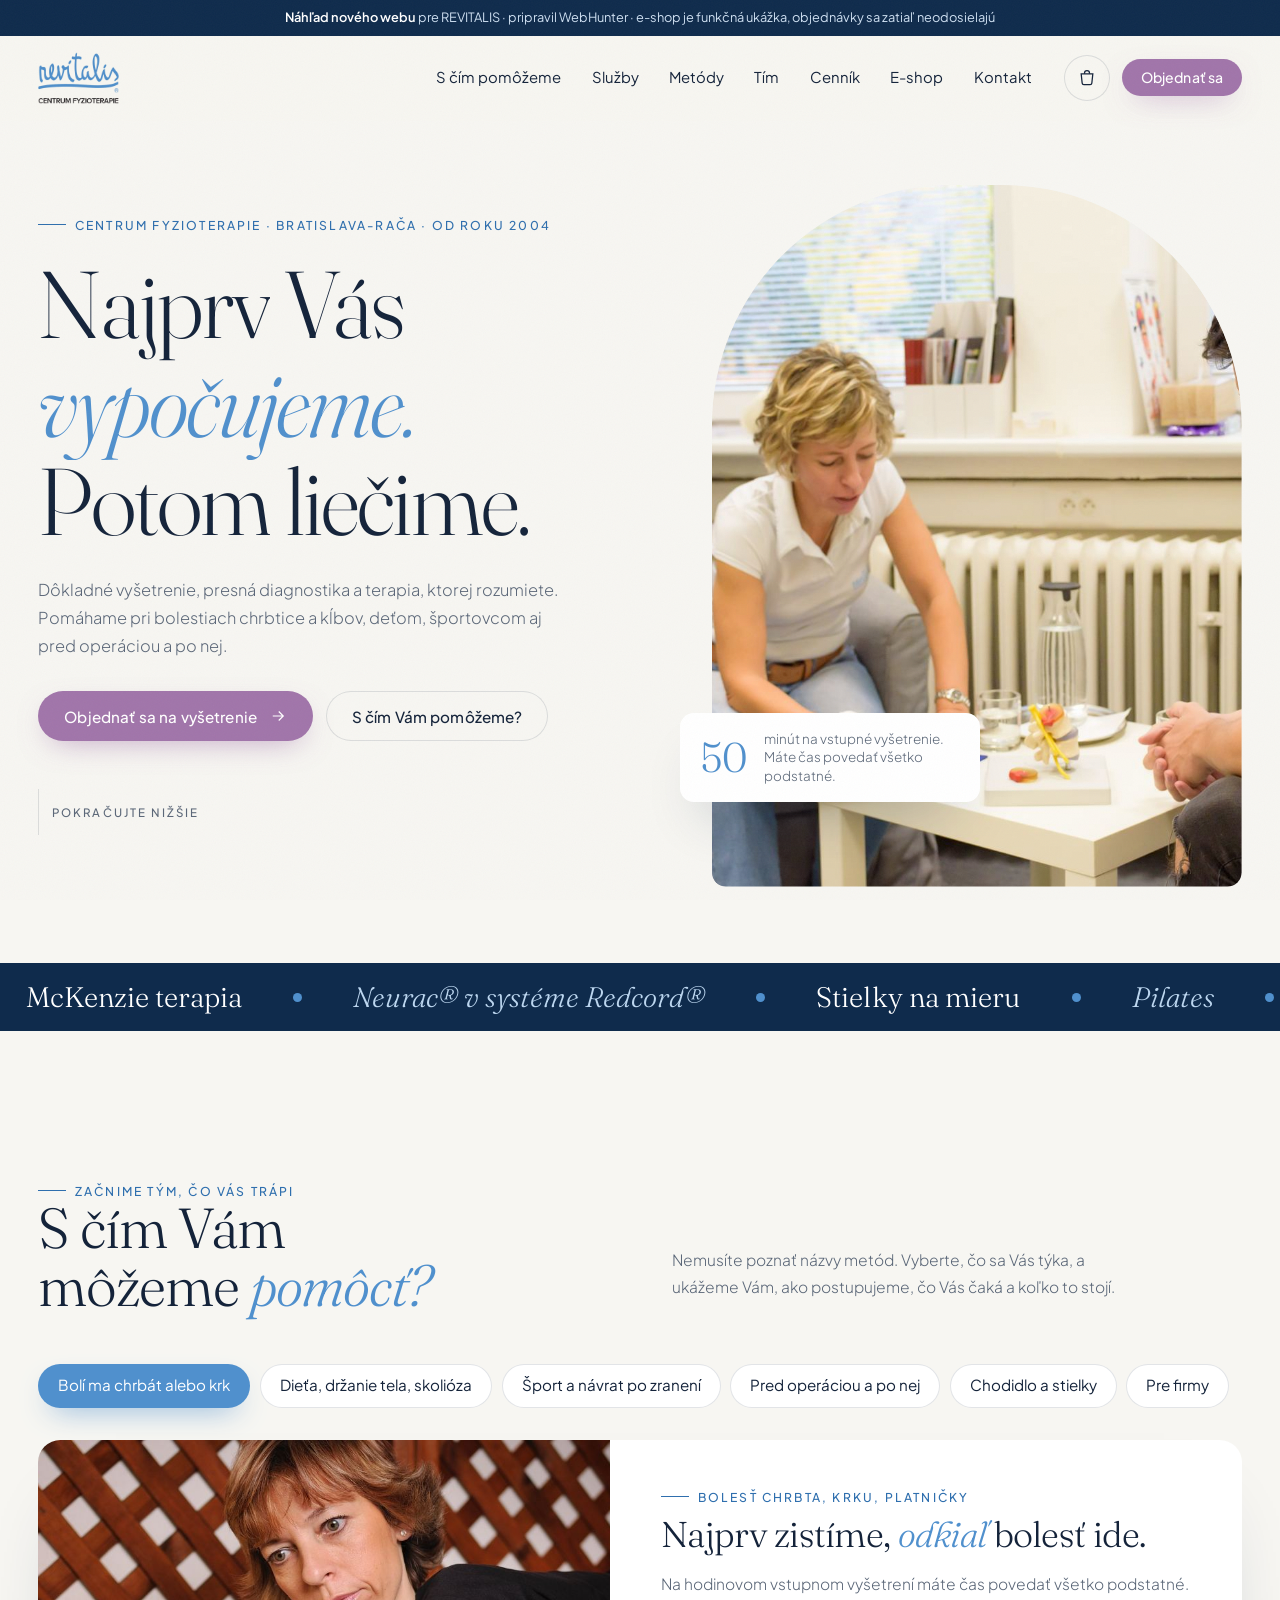
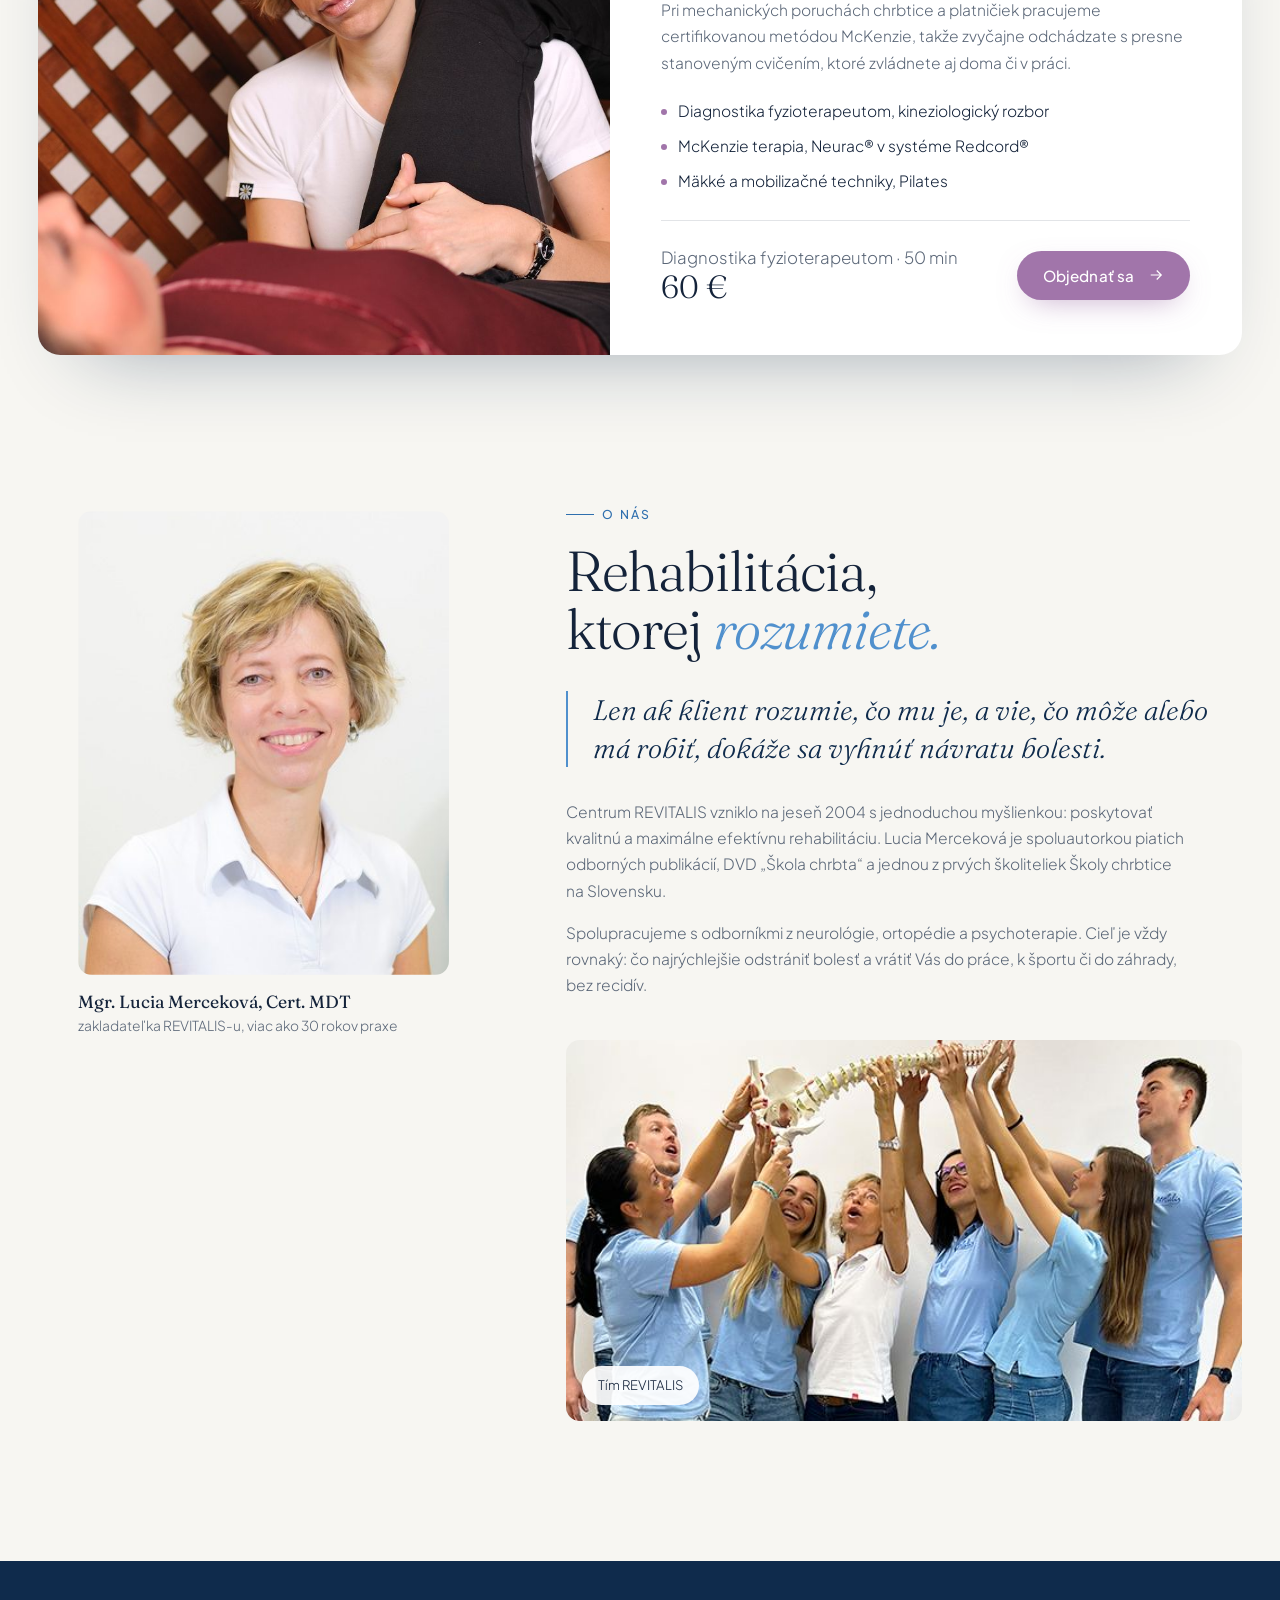
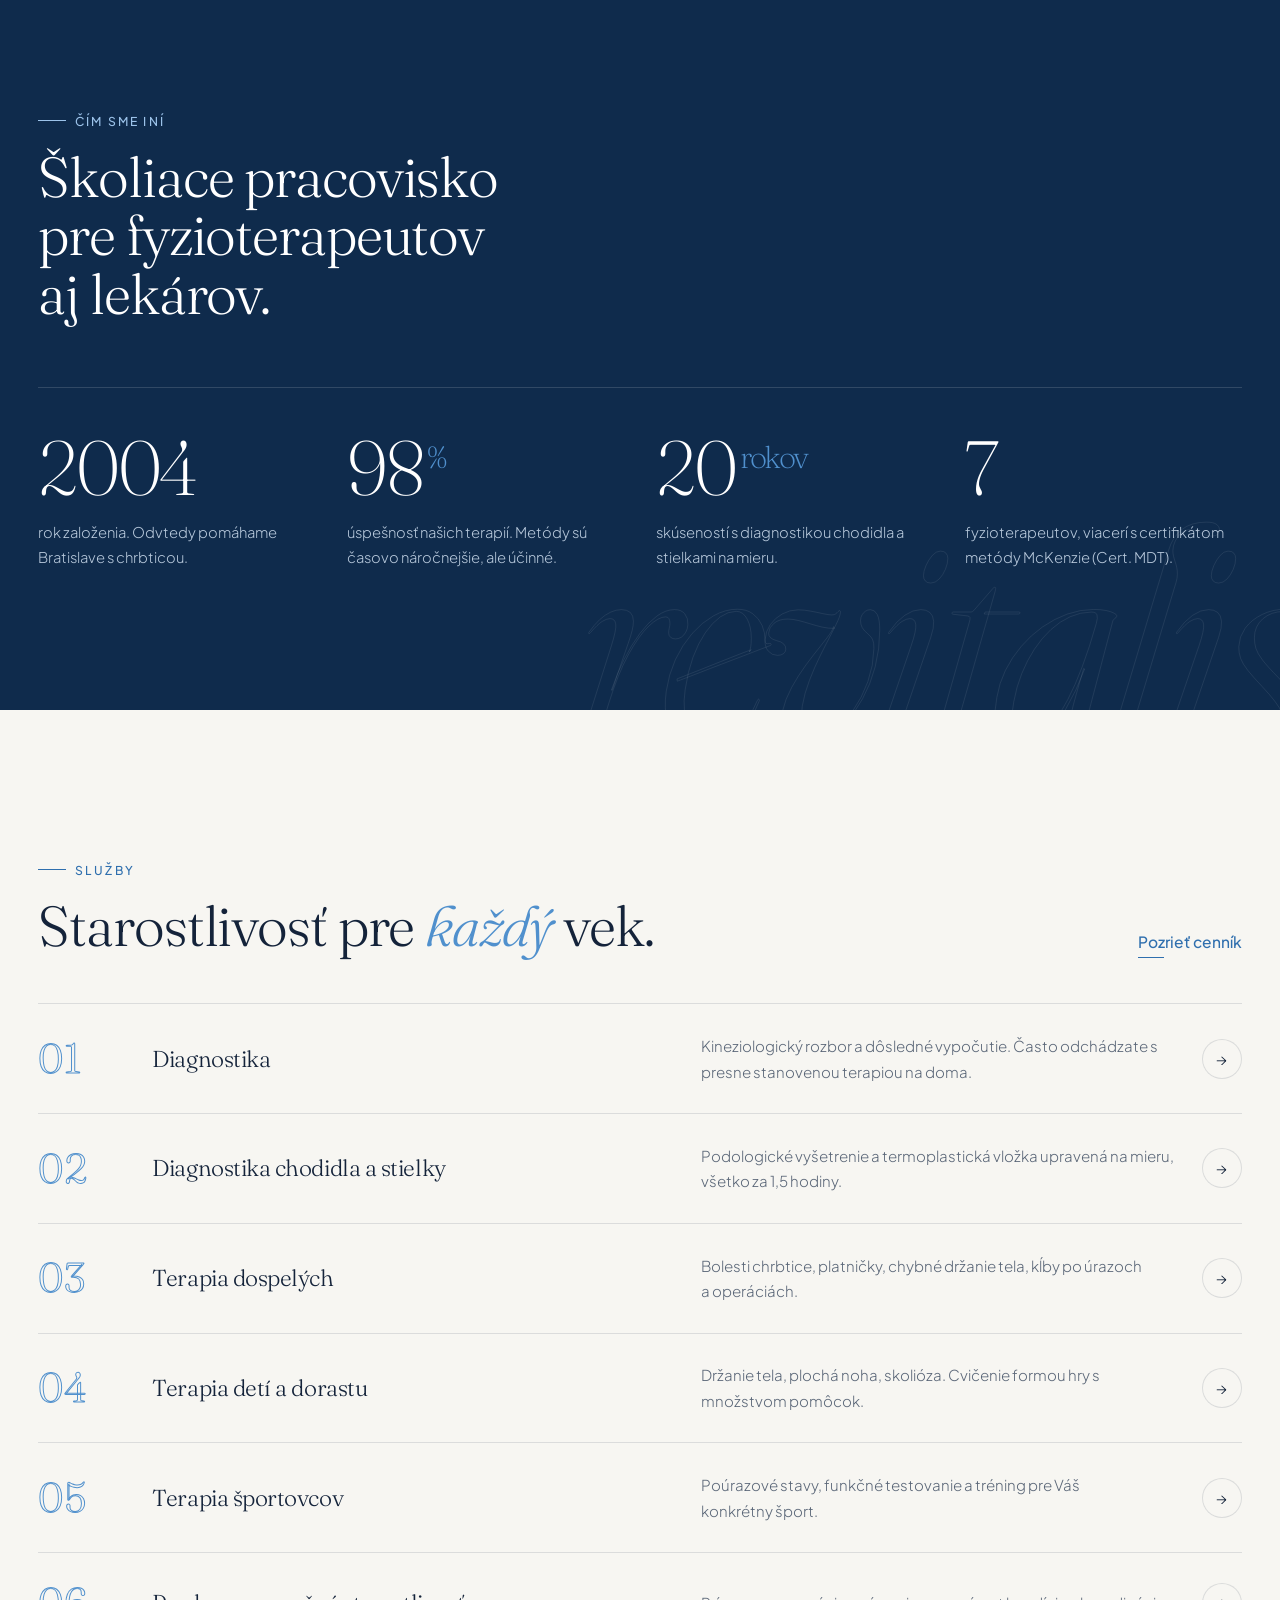
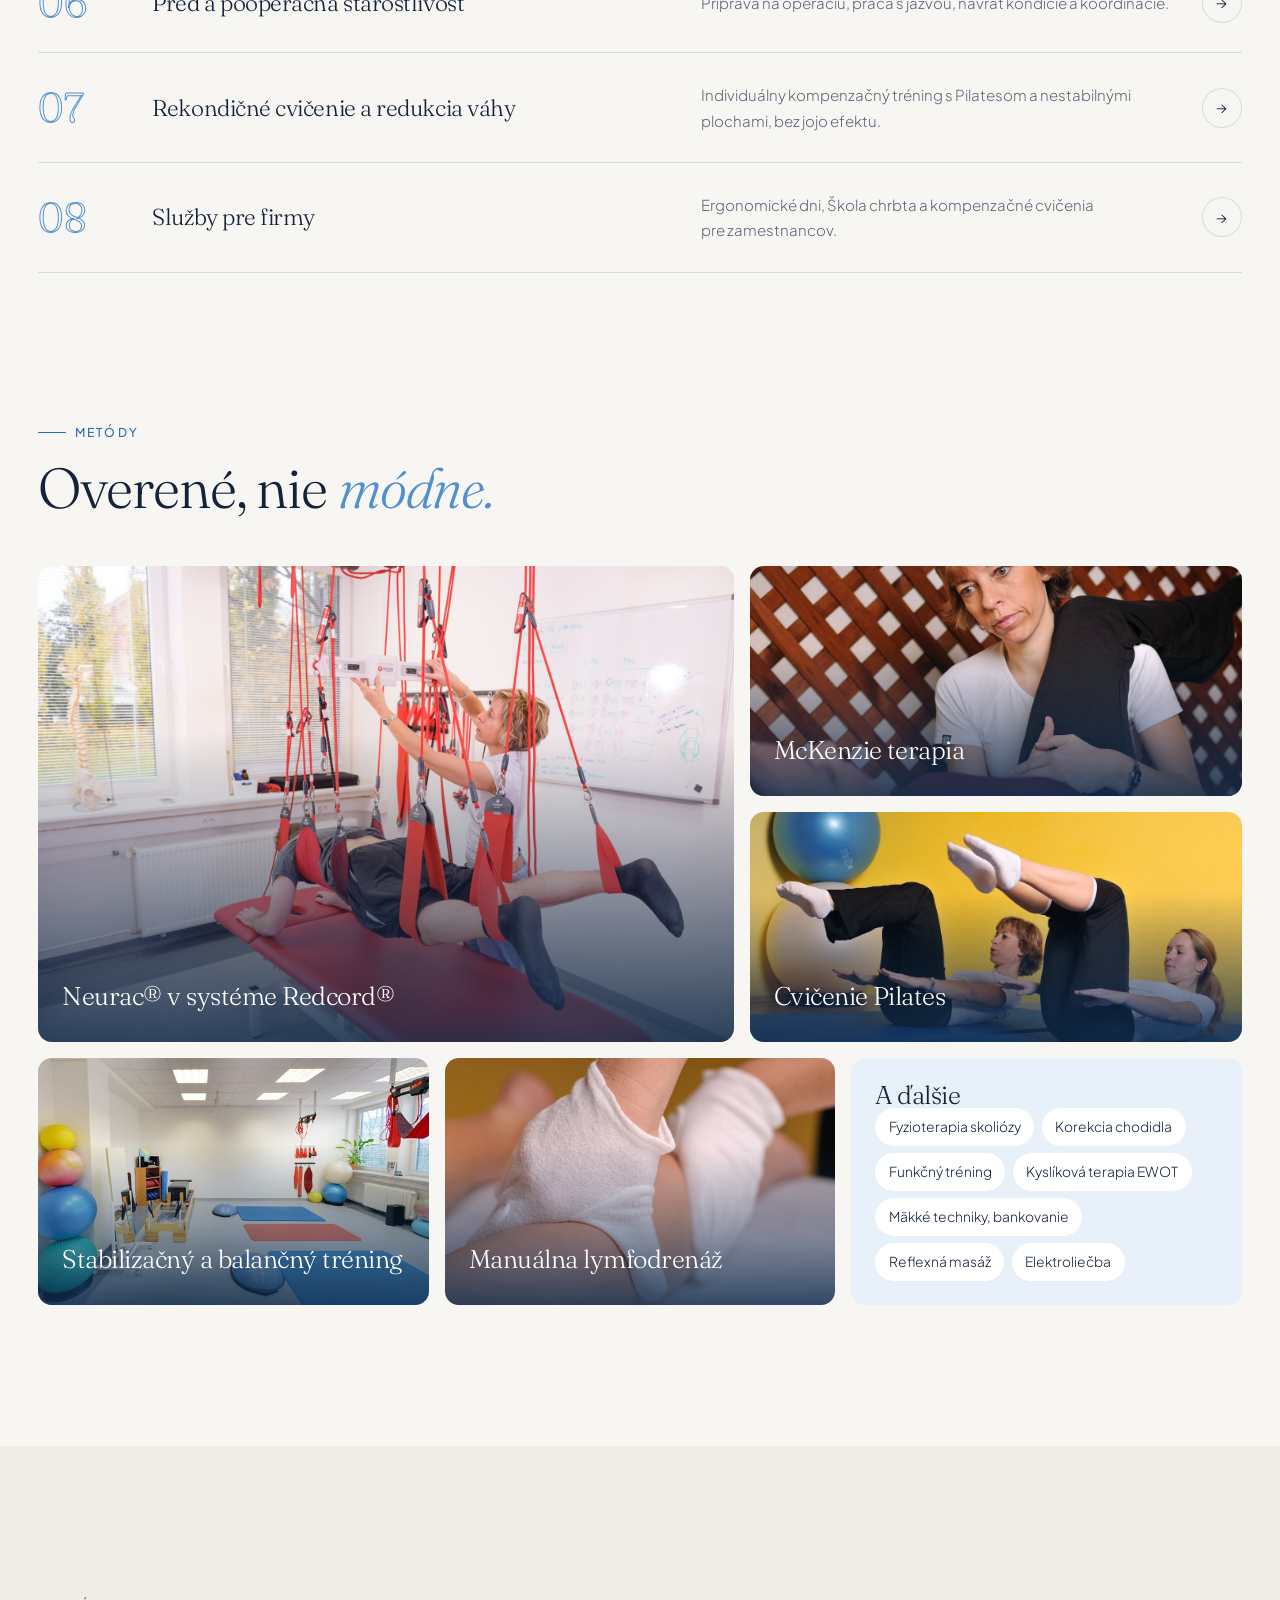
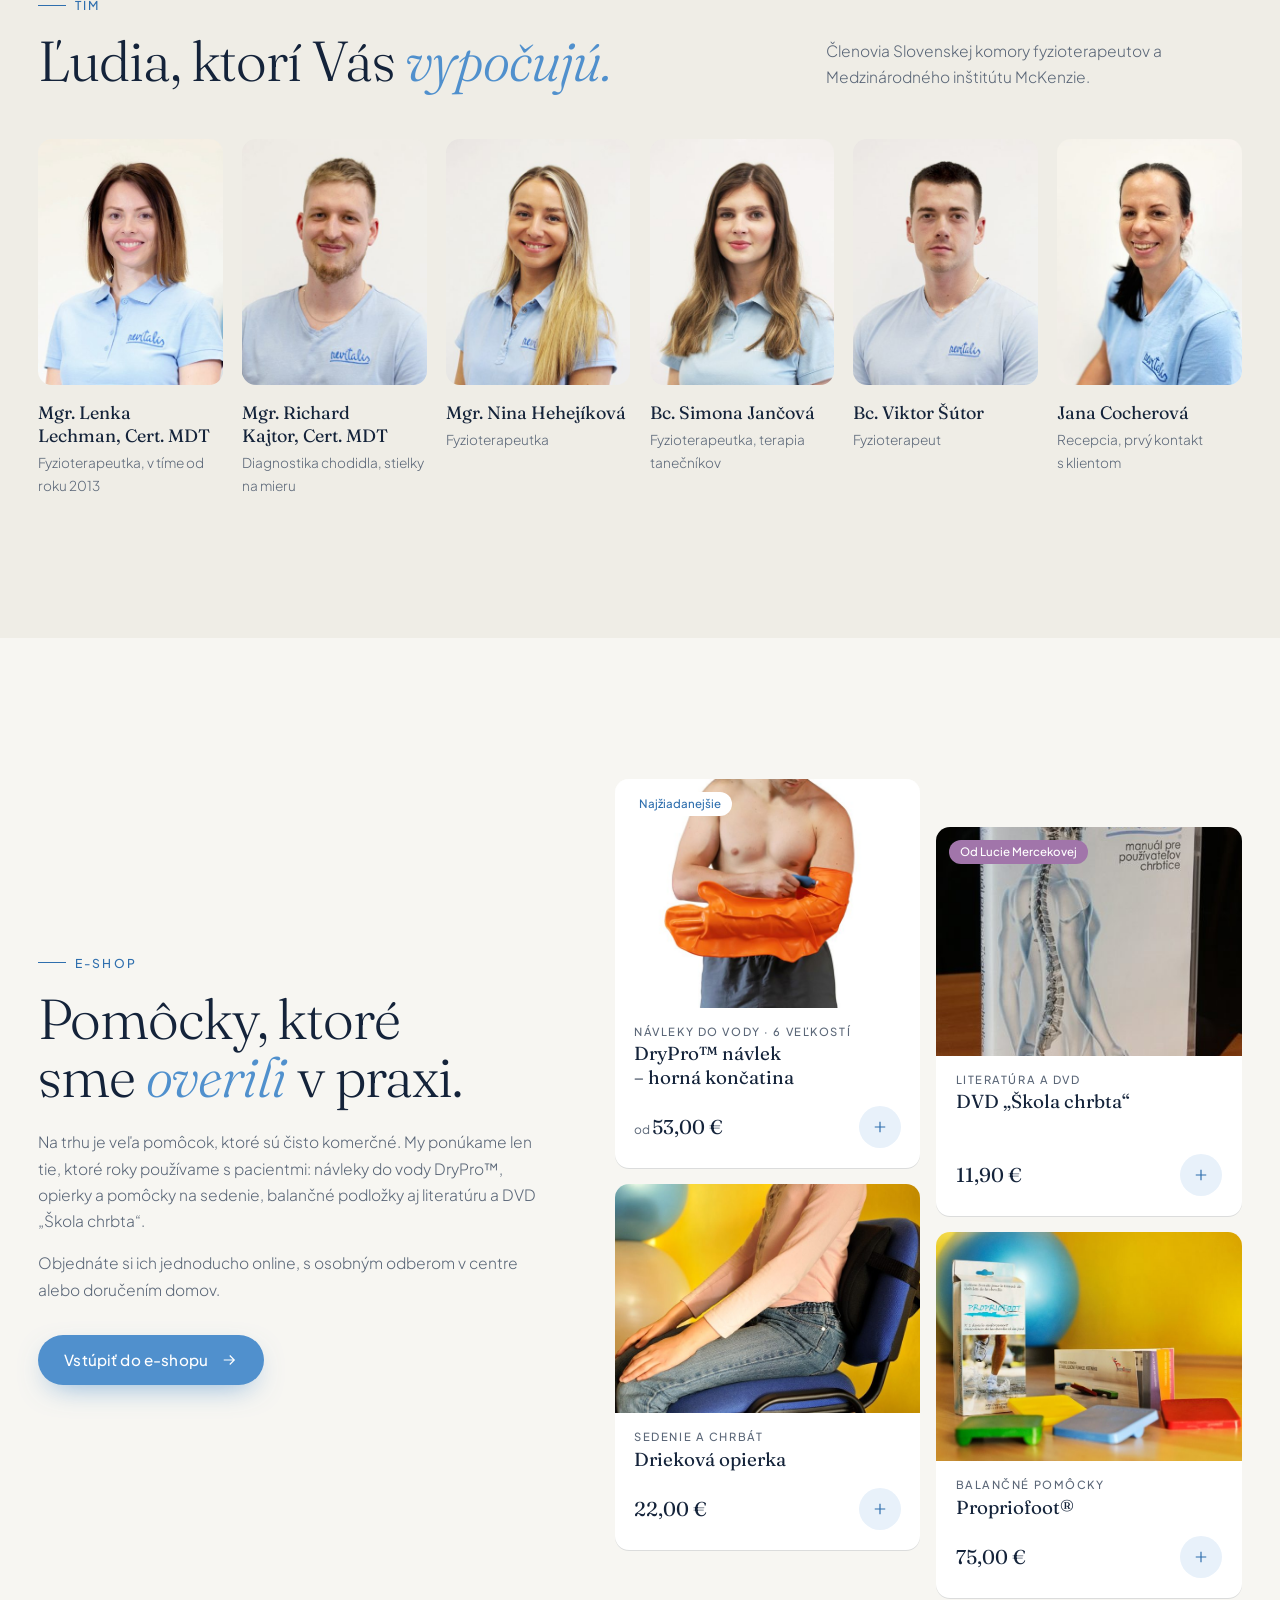
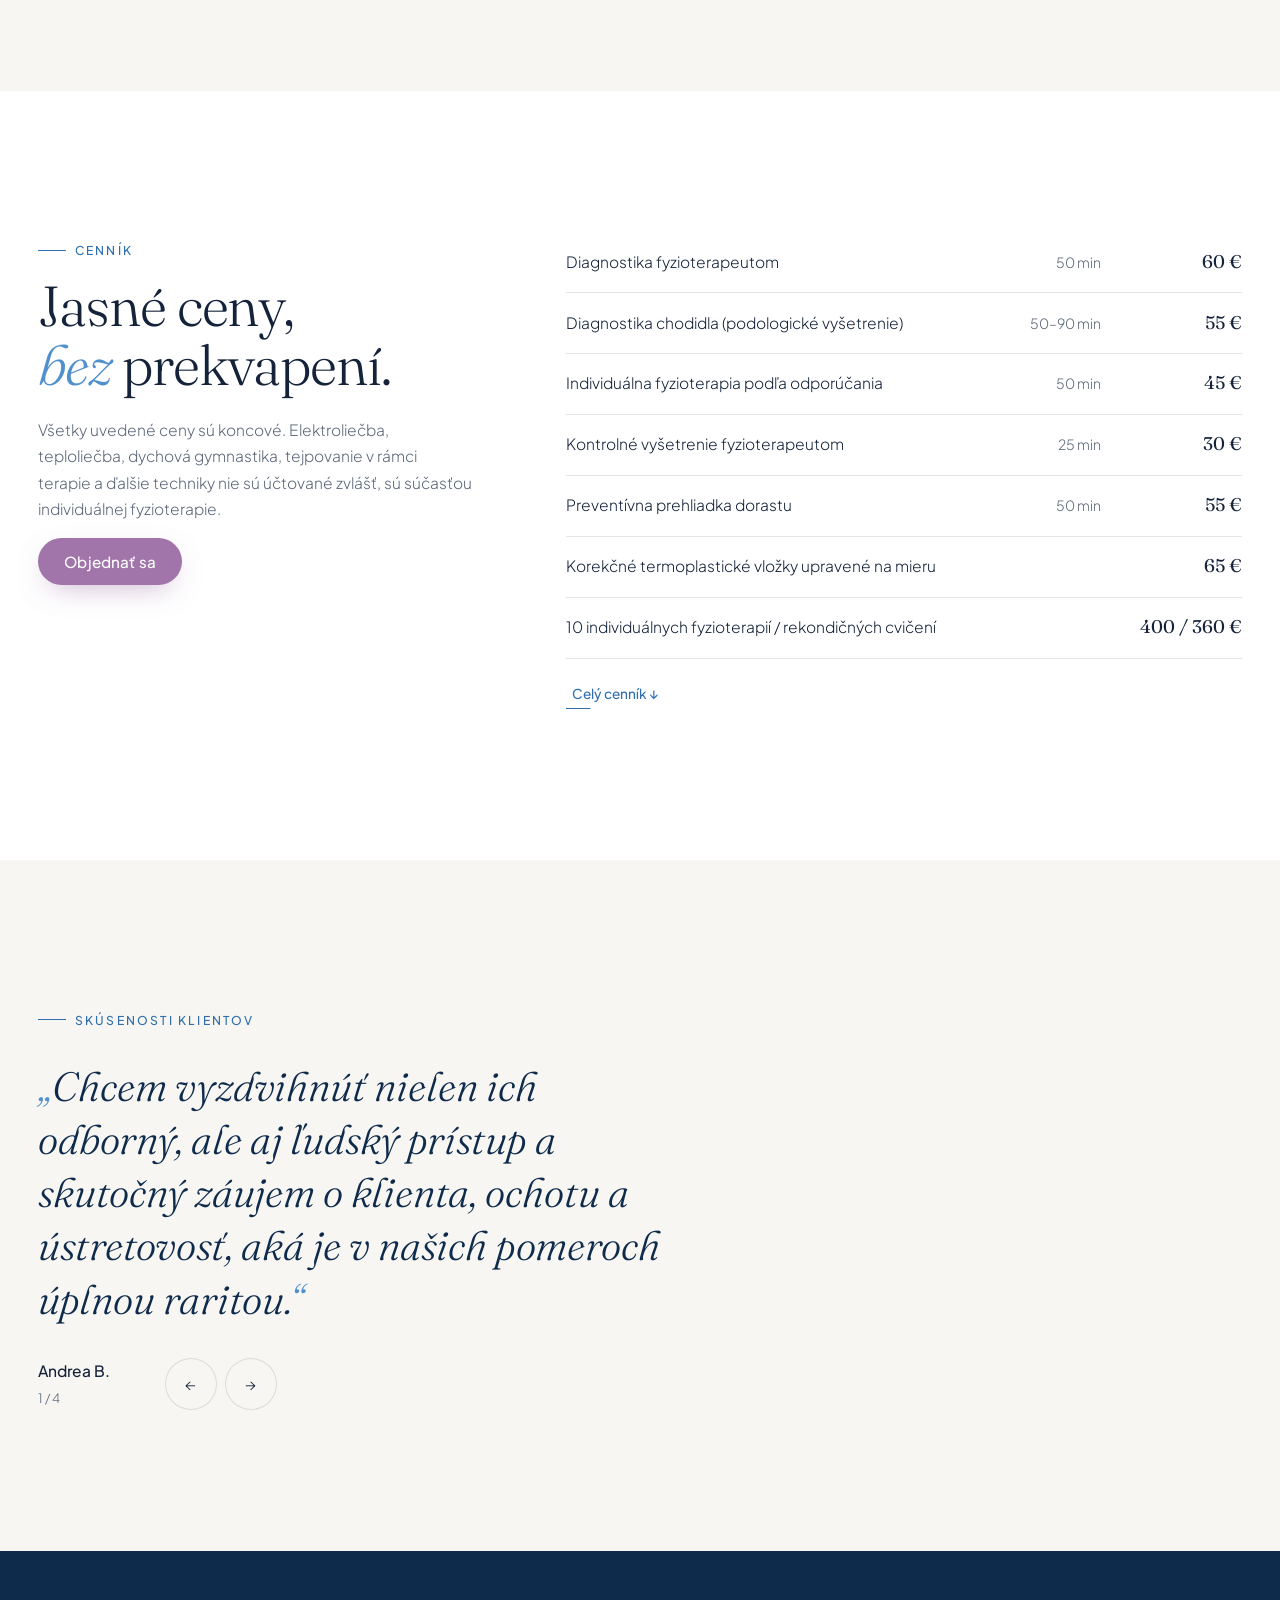
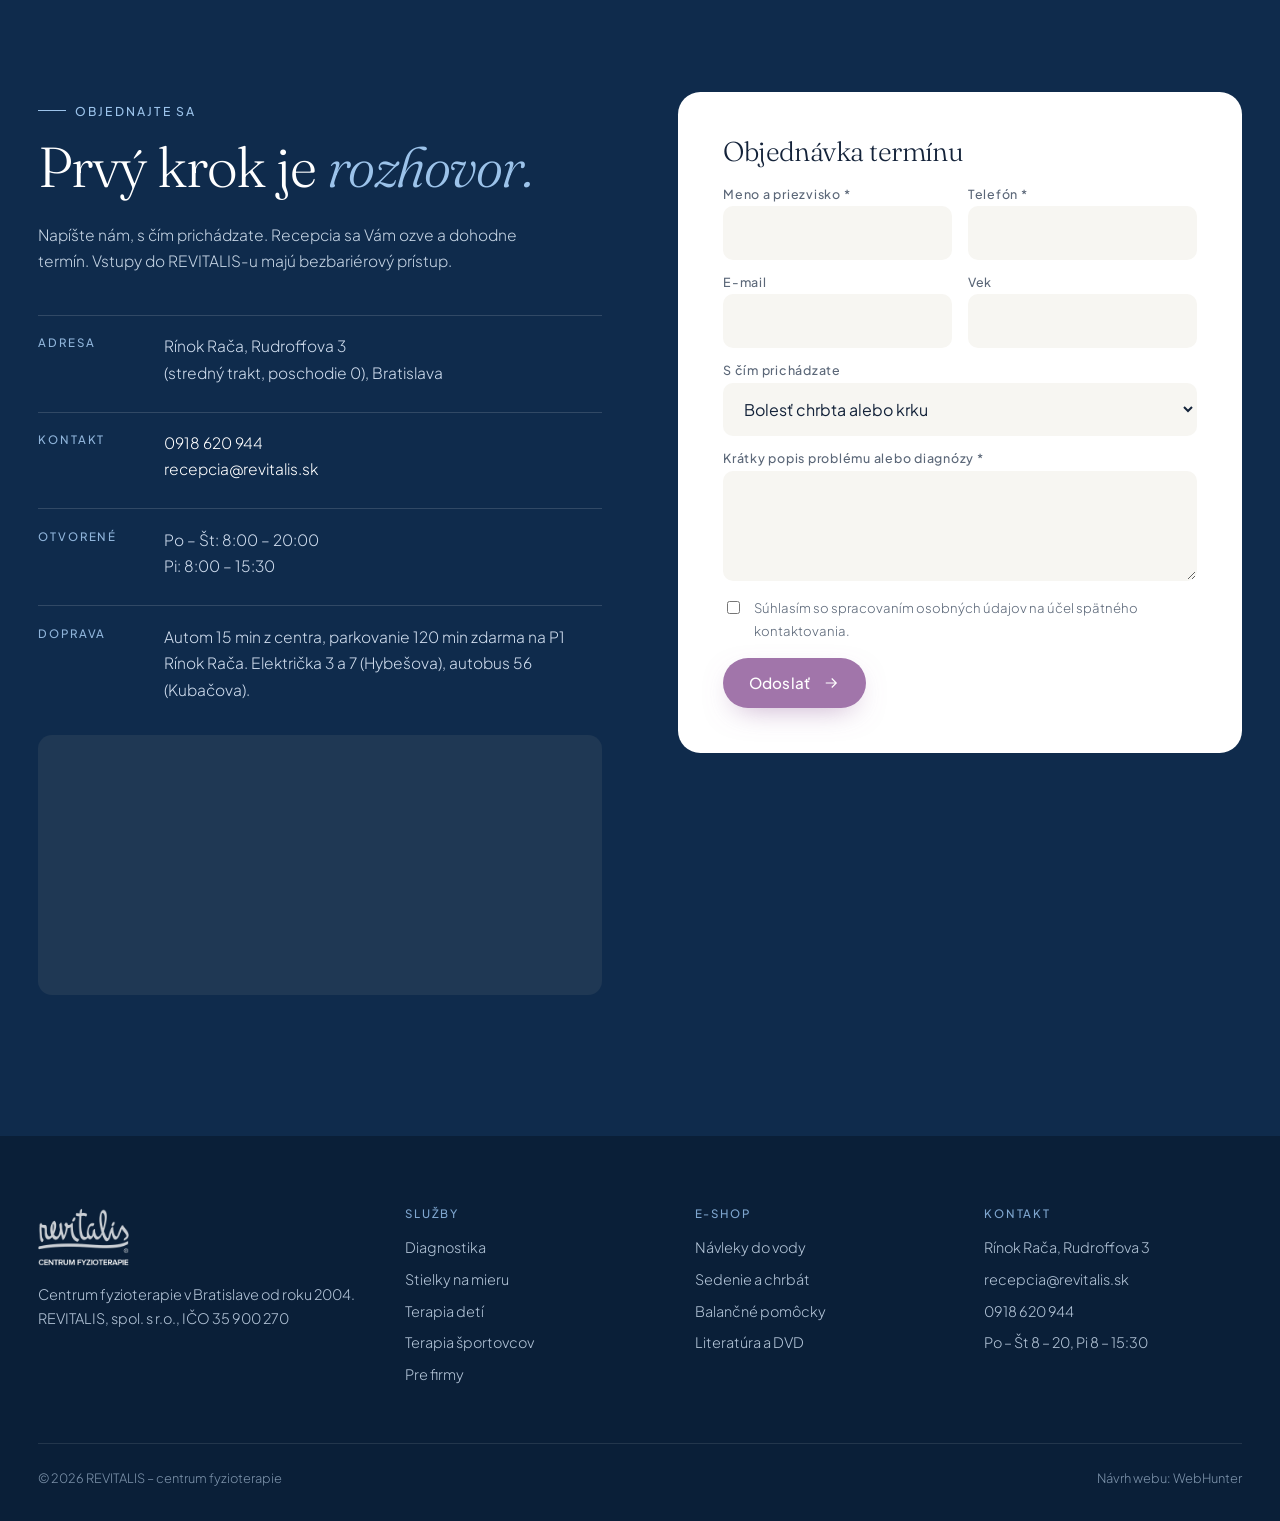
<file: index.html>
<!doctype html>
<html lang="sk">
<head>
<meta charset="utf-8">
<meta name="viewport" content="width=device-width, initial-scale=1">
<meta name="robots" content="noindex,nofollow">
<title>REVITALIS – centrum fyzioterapie Bratislava · náhľad</title>
<meta name="description" content="Centrum fyzioterapie REVITALIS v Bratislave-Rači. Diagnostika, McKenzie terapia, Redcord, stielky na mieru, terapia detí a športovcov. E-shop s pomôckami overenými v praxi.">
<link rel="icon" href="img/logo.png">
<link rel="preconnect" href="https://fonts.googleapis.com"><link rel="preconnect" href="https://fonts.gstatic.com" crossorigin>
<link href="https://fonts.googleapis.com/css2?family=Fraunces:ital,opsz,wght@0,9..144,200;0,9..144,300;0,9..144,400;1,9..144,300;1,9..144,400&family=Plus+Jakarta+Sans:wght@300;400;500;600&display=swap" rel="stylesheet">
<link rel="stylesheet" href="style.css?v=eac0ee8e">
<script type="application/ld+json">{"@context":"https://schema.org","@type":"MedicalClinic","name":"REVITALIS – centrum fyzioterapie","url":"https://revitalis.sk","email":"recepcia@revitalis.sk","foundingDate":"2004","address":{"@type":"PostalAddress","streetAddress":"Rudroffova 3 (Rínok Rača)","addressLocality":"Bratislava","addressCountry":"SK"},"openingHours":["Mo-Th 08:00-20:00","Fr 08:00-15:30"],"medicalSpecialty":"PhysicalTherapy"}</script>
</head>
<body>
<div class="preview-bar"><b>Náhľad nového webu</b> pre REVITALIS · pripravil WebHunter · e-shop je funkčná ukážka, objednávky sa zatiaľ neodosielajú</div>

<header class="hdr">
  <div class="hdr__in">
    <a class="hdr__logo" href="index.html" aria-label="REVITALIS – úvod"><img src="img/logo.png" alt="REVITALIS centrum fyzioterapie" width="448" height="288"></a>
    <nav class="nav" aria-label="Hlavné menu">
      <a href="#pomoc">S čím pomôžeme</a><a href="#sluzby">Služby</a><a href="#metody">Metódy</a><a href="#tim">Tím</a><a href="#cennik">Cenník</a><a href="obchod.html">E-shop</a><a href="#objednat">Kontakt</a>
    </nav>
    <div class="hdr__act">
      <button class="cart-btn" aria-label="Košík"><svg viewBox="0 0 24 24" fill="none" stroke="currentColor" stroke-width="1.5"><path d="M5 7h14l-1.2 11.2a2 2 0 0 1-2 1.8H8.2a2 2 0 0 1-2-1.8L5 7Z"/><path d="M9 7V6a3 3 0 0 1 6 0v1"/></svg><span class="cart-btn__n">0</span></button>
      <a class="btn" href="#objednat">Objednať sa</a>
      <button class="burger" data-burger aria-label="Menu"><span></span></button>
    </div>
  </div>
</header>
<nav class="mnav" aria-label="Mobilné menu">
  <button class="mnav__x" data-burger aria-label="Zavrieť">×</button>
  <a href="#pomoc">S čím pomôžeme</a><a href="#sluzby">Služby</a><a href="#metody">Metódy</a><a href="#tim">Tím</a><a href="#cennik">Cenník</a><a href="obchod.html">E-shop</a><a href="#objednat">Kontakt</a>
  <a class="btn" href="#objednat">Objednať sa</a>
</nav>

<main>
<section class="hero">
  <div class="hero__grid">
    <div class="hero__txt">
      <span class="eyebrow">Centrum fyzioterapie · Bratislava-Rača · od roku 2004</span>
      <h1>Najprv Vás <em>vypočujeme.</em> Potom liečime.</h1>
      <p class="hero__lead">Dôkladné vyšetrenie, presná diagnostika a terapia, ktorej rozumiete. Pomáhame pri bolestiach chrbtice a kĺbov, deťom, športovcom aj pred operáciou a po nej.</p>
      <div class="hero__cta">
        <a class="btn" href="#objednat">Objednať sa na vyšetrenie <svg viewBox="0 0 24 24" fill="none" stroke="currentColor" stroke-width="1.6"><path d="M5 12h14M13 6l6 6-6 6"/></svg></a>
        <a class="btn btn--ghost" href="#pomoc">S čím Vám pomôžeme?</a>
      </div>
      <div class="scroll-ind"><i></i>Pokračujte nižšie</div>
    </div>
    <div class="hero__wrapimg">
      <div class="hero__img"><img src="img/hero.jpg" alt="Fyzioterapeutka počúva klienta pri vstupnom vyšetrení" fetchpriority="high"></div>
      <div class="hero__badge"><b>50</b><span>minút na vstupné vyšetrenie. Máte čas povedať všetko podstatné.</span></div>
    </div>
  </div>
  <div class="marq" aria-hidden="true"><div class="marq__track">
    <span>McKenzie terapia</span><span>Neurac® v systéme Redcord®</span><span>Stielky na mieru</span><span>Pilates</span><span>Kyslíková terapia EWOT</span><span>Fyzioterapia skoliózy</span><span>Lymfodrenáž</span><span>Analýza behu</span>
    <span>McKenzie terapia</span><span>Neurac® v systéme Redcord®</span><span>Stielky na mieru</span><span>Pilates</span><span>Kyslíková terapia EWOT</span><span>Fyzioterapia skoliózy</span><span>Lymfodrenáž</span><span>Analýza behu</span>
  </div></div>
</section>

<section class="guide" id="pomoc">
  <div class="wrap">
    <div class="guide__head">
      <div><span class="eyebrow rv">Začnime tým, čo Vás trápi</span><h2 class="rv rv-d1">S čím Vám môžeme <em>pomôcť?</em></h2></div>
      <p class="rv rv-d2">Nemusíte poznať názvy metód. Vyberte, čo sa Vás týka, a ukážeme Vám, ako postupujeme, čo Vás čaká a koľko to stojí.</p>
    </div>
    <div class="chips rv" role="tablist">
      <button class="chip" data-g="chrbat">Bolí ma chrbát alebo krk</button>
      <button class="chip" data-g="deti">Dieťa, držanie tela, skolióza</button>
      <button class="chip" data-g="sport">Šport a návrat po zranení</button>
      <button class="chip" data-g="operacia">Pred operáciou a po nej</button>
      <button class="chip" data-g="chodidlo">Chodidlo a stielky</button>
      <button class="chip" data-g="firmy">Pre firmy</button>
    </div>
    <div class="answer rv">
      <div class="answer__img"><img src="img/mckenzie.jpg" alt=""></div>
      <div class="answer__body"></div>
    </div>
  </div>
</section>

<section class="about" id="o-nas">
  <div class="wrap about__grid">
    <figure class="about__portrait rv">
      <img class="clip" src="img/t-lucia.jpg" alt="Mgr. Lucia Merceková, Cert. MDT">
      <figcaption><b>Mgr. Lucia Merceková, Cert. MDT</b>zakladateľka REVITALIS-u, viac ako 30 rokov praxe</figcaption>
    </figure>
    <div class="about__txt">
      <span class="eyebrow rv">O nás</span>
      <h2 class="rv rv-d1">Rehabilitácia, ktorej <em>rozumiete.</em></h2>
      <blockquote class="about__quote rv rv-d2">Len ak klient rozumie, čo mu je, a vie, čo môže alebo má robiť, dokáže sa vyhnúť návratu bolesti.</blockquote>
      <p class="rv">Centrum REVITALIS vzniklo na jeseň 2004 s jednoduchou myšlienkou: poskytovať kvalitnú a maximálne efektívnu rehabilitáciu. Lucia Merceková je spoluautorkou piatich odborných publikácií, DVD „Škola chrbta“ a jednou z prvých školiteliek Školy chrbtice na Slovensku.</p>
      <p class="rv">Spolupracujeme s odborníkmi z neurológie, ortopédie a psychoterapie. Cieľ je vždy rovnaký: čo najrýchlejšie odstrániť bolesť a vrátiť Vás do práce, k športu či do záhrady, bez recidív.</p>
      <div class="about__team rv"><img src="img/tim.jpg" alt="Tím REVITALIS s modelom chrbtice" loading="lazy"><span>Tím REVITALIS</span></div>
    </div>
  </div>
</section>

<section class="stats">
  <div class="wrap">
    <span class="eyebrow rv">Čím sme iní</span>
    <h2 class="rv rv-d1">Školiace pracovisko pre fyzioterapeutov aj lekárov.</h2>
    <div class="stats__grid">
      <div class="stat rv"><b data-to="2004">0</b><span>rok založenia. Odvtedy pomáhame Bratislave s chrbticou.</span></div>
      <div class="stat rv rv-d1"><b data-to="98">0<sup>%</sup></b><span>úspešnosť našich terapií. Metódy sú časovo náročnejšie, ale účinné.</span></div>
      <div class="stat rv rv-d2"><b data-to="20">0<sup>rokov</sup></b><span>skúseností s diagnostikou chodidla a stielkami na mieru.</span></div>
      <div class="stat rv rv-d3"><b data-to="7">0</b><span>fyzioterapeutov, viacerí s certifikátom metódy McKenzie (Cert. MDT).</span></div>
    </div>
  </div>
</section>

<section class="svc" id="sluzby">
  <div class="wrap">
    <div class="svc__head">
      <div><span class="eyebrow rv">Služby</span><h2 class="rv rv-d1">Starostlivosť pre <em>každý</em> vek.</h2></div>
      <a class="link rv" href="#cennik">Pozrieť cenník</a>
    </div>
    <div class="svc__list">
      <a class="svc__row rv" href="#objednat" data-img="img/diagnostika.jpg"><span class="svc__n">01</span><h3>Diagnostika</h3><p>Kineziologický rozbor a dôsledné vypočutie. Často odchádzate s presne stanovenou terapiou na doma.</p><span class="svc__arr">→</span></a>
      <a class="svc__row rv" href="#objednat" data-img="img/stielky.jpg"><span class="svc__n">02</span><h3>Diagnostika chodidla a stielky</h3><p>Podologické vyšetrenie a termoplastická vložka upravená na mieru, všetko za 1,5 hodiny.</p><span class="svc__arr">→</span></a>
      <a class="svc__row rv" href="#objednat" data-img="img/terapia.jpg"><span class="svc__n">03</span><h3>Terapia dospelých</h3><p>Bolesti chrbtice, platničky, chybné držanie tela, kĺby po úrazoch a operáciách.</p><span class="svc__arr">→</span></a>
      <a class="svc__row rv" href="#objednat" data-img="img/deti.jpg"><span class="svc__n">04</span><h3>Terapia detí a dorastu</h3><p>Držanie tela, plochá noha, skolióza. Cvičenie formou hry s množstvom pomôcok.</p><span class="svc__arr">→</span></a>
      <a class="svc__row rv" href="#objednat" data-img="img/beh.jpg"><span class="svc__n">05</span><h3>Terapia športovcov</h3><p>Poúrazové stavy, funkčné testovanie a tréning pre Váš konkrétny šport.</p><span class="svc__arr">→</span></a>
      <a class="svc__row rv" href="#objednat" data-img="img/masaz.jpg"><span class="svc__n">06</span><h3>Pred a pooperačná starostlivosť</h3><p>Príprava na operáciu, práca s jazvou, návrat kondície a koordinácie.</p><span class="svc__arr">→</span></a>
      <a class="svc__row rv" href="#objednat" data-img="img/reformer.jpg"><span class="svc__n">07</span><h3>Rekondičné cvičenie a redukcia váhy</h3><p>Individuálny kompenzačný tréning s Pilatesom a nestabilnými plochami, bez jojo efektu.</p><span class="svc__arr">→</span></a>
      <a class="svc__row rv" href="#objednat" data-img="img/firmy.jpg"><span class="svc__n">08</span><h3>Služby pre firmy</h3><p>Ergonomické dni, Škola chrbta a kompenzačné cvičenia pre zamestnancov.</p><span class="svc__arr">→</span></a>
    </div>
  </div>
  <div class="svc__prev" aria-hidden="true"><img src="img/diagnostika.jpg" alt=""></div>
</section>

<section class="meth" id="metody">
  <div class="wrap">
    <div class="svc__head"><div><span class="eyebrow rv">Metódy</span><h2 class="rv rv-d1" style="font-size:var(--h2);margin-top:1.2rem">Overené, nie <em>módne.</em></h2></div></div>
    <div class="meth__grid">
      <a class="mcard mcard--a rv" href="#objednat"><img src="img/redcord.jpg" alt="Terapia v systéme Redcord" loading="lazy"><div><h3>Neurac® v systéme Redcord®</h3><p>Terapia v závesnom systéme aktivuje hlboké stabilizačné svaly. Lucia Merceková ju medzi prvými na Slovensku spojila s metódou McKenzie a Pilatesom.</p></div></a>
      <a class="mcard mcard--b rv rv-d1" href="#objednat"><img src="img/mckenzie.jpg" alt="McKenzie terapia" loading="lazy"><div><h3>McKenzie terapia</h3><p>Mechanická diagnostika a cvičenie, ktoré zvládnete sami. Jedno z mála pracovísk s certifikovanými terapeutmi.</p></div></a>
      <a class="mcard mcard--c rv rv-d2" href="#objednat"><img src="img/pilates.jpg" alt="Cvičenie Pilates" loading="lazy"><div><h3>Cvičenie Pilates</h3><p>Precízna technika pre stabilitu chrbtice, individuálne aj v malých skupinách.</p></div></a>
      <a class="mcard mcard--d rv" href="#objednat"><img src="img/miestnost.jpg" alt="Cvičebňa REVITALIS" loading="lazy"><div><h3>Stabilizačný a balančný tréning</h3><p>Nestabilné plochy a lopty zapoja hlboké svaly, ktoré držia chrbticu.</p></div></a>
      <a class="mcard mcard--e rv rv-d1" href="#objednat"><img src="img/lymfo.jpg" alt="Manuálna lymfodrenáž" loading="lazy"><div><h3>Manuálna lymfodrenáž</h3><p>Jemná technika pri opuchoch, po úrazoch a operáciách.</p></div></a>
      <div class="mcard mcard--f mcard--txt rv rv-d2"><h3>A ďalšie</h3><ul><li>Fyzioterapia skoliózy</li><li>Korekcia chodidla</li><li>Funkčný tréning</li><li>Kyslíková terapia EWOT</li><li>Mäkké techniky, bankovanie</li><li>Reflexná masáž</li><li>Elektroliečba</li></ul></div>
    </div>
  </div>
</section>

<section class="team" id="tim">
  <div class="wrap">
    <div class="team__head"><div><span class="eyebrow rv">Tím</span><h2 class="rv rv-d1">Ľudia, ktorí Vás <em>vypočujú.</em></h2></div><p class="rv" style="max-width:26rem;color:var(--muted);margin:0">Členovia Slovenskej komory fyzioterapeutov a Medzinárodného inštitútu McKenzie.</p></div>
    <div class="team__row">
      <div class="person rv"><img src="img/t-lenka.jpg" alt="Mgr. Lenka Lechman" loading="lazy"><h3>Mgr. Lenka Lechman, Cert. MDT</h3><p>Fyzioterapeutka, v tíme od roku 2013</p></div>
      <div class="person rv rv-d1"><img src="img/t-risko.jpg" alt="Mgr. Richard Kajtor" loading="lazy"><h3>Mgr. Richard Kajtor, Cert. MDT</h3><p>Diagnostika chodidla, stielky na mieru</p></div>
      <div class="person rv rv-d2"><img src="img/t-nina.jpg" alt="Mgr. Nina Hehejíková" loading="lazy"><h3>Mgr. Nina Hehejíková</h3><p>Fyzioterapeutka</p></div>
      <div class="person rv"><img src="img/t-sima.jpg" alt="Bc. Simona Jančová" loading="lazy"><h3>Bc. Simona Jančová</h3><p>Fyzioterapeutka, terapia tanečníkov</p></div>
      <div class="person rv rv-d1"><img src="img/t-viktor.jpg" alt="Bc. Viktor Šútor" loading="lazy"><h3>Bc. Viktor Šútor</h3><p>Fyzioterapeut</p></div>
      <div class="person rv rv-d2"><img src="img/t-janka.jpg" alt="Jana Cocherová" loading="lazy"><h3>Jana Cocherová</h3><p>Recepcia, prvý kontakt s klientom</p></div>
    </div>
  </div>
</section>

<section class="shopt" id="eshop">
  <div class="wrap shopt__grid">
    <div class="shopt__txt">
      <span class="eyebrow rv">E-shop</span>
      <h2 class="rv rv-d1">Pomôcky, ktoré sme <em>overili</em> v praxi.</h2>
      <p class="rv rv-d2">Na trhu je veľa pomôcok, ktoré sú čisto komerčné. My ponúkame len tie, ktoré roky používame s pacientmi: návleky do vody DryPro™, opierky a pomôcky na sedenie, balančné podložky aj literatúru a DVD „Škola chrbta“.</p>
      <p class="rv">Objednáte si ich jednoducho online, s osobným odberom v centre alebo doručením domov.</p>
      <div class="hero__cta rv"><a class="btn btn--blue" href="obchod.html">Vstúpiť do e-shopu <svg viewBox="0 0 24 24" fill="none" stroke="currentColor" stroke-width="1.6"><path d="M5 12h14M13 6l6 6-6 6"/></svg></a></div>
    </div>
    <div class="shopt__cards rv" id="teaser"></div>
  </div>
</section>

<section class="price" id="cennik">
  <div class="wrap price__grid">
    <div class="price__side">
      <span class="eyebrow rv">Cenník</span>
      <h2 class="rv rv-d1">Jasné ceny, <em>bez</em> prekvapení.</h2>
      <p class="rv">Všetky uvedené ceny sú koncové. Elektroliečba, teploliečba, dychová gymnastika, tejpovanie v rámci terapie a ďalšie techniky nie sú účtované zvlášť, sú súčasťou individuálnej fyzioterapie.</p>
      <a class="btn rv" href="#objednat">Objednať sa</a>
    </div>
    <div class="rv">
      <table class="ptable">
        <tr><td>Diagnostika fyzioterapeutom</td><td>50 min</td><td>60 €</td></tr>
        <tr><td>Diagnostika chodidla (podologické vyšetrenie)</td><td>50–90 min</td><td>55 €</td></tr>
        <tr><td>Individuálna fyzioterapia podľa odporúčania</td><td>50 min</td><td>45 €</td></tr>
        <tr><td>Kontrolné vyšetrenie fyzioterapeutom</td><td>25 min</td><td>30 €</td></tr>
        <tr><td>Preventívna prehliadka dorastu</td><td>50 min</td><td>55 €</td></tr>
        <tr><td>Korekčné termoplastické vložky upravené na mieru</td><td></td><td>65 €</td></tr>
        <tr><td>10 individuálnych fyzioterapií / rekondičných cvičení</td><td></td><td>400 / 360 €</td></tr>
        <tr class="more"><td>Kontrolné vyšetrenie chodidla</td><td>50 min</td><td>45 €</td></tr>
        <tr class="more"><td>Mäkké a mobilizačné techniky</td><td>25 / 50 min</td><td>30 / 45 €</td></tr>
        <tr class="more"><td>Reflexná masáž chodidiel</td><td>50 min</td><td>45 €</td></tr>
        <tr class="more"><td>Manuálna lymfodrenáž</td><td>60–90 min</td><td>50 €</td></tr>
        <tr class="more"><td>Individuálne rekondičné cvičenie</td><td>50 min</td><td>40 €</td></tr>
        <tr class="more"><td>Skupinové fyzioterapeutické cvičenie (max. 5 osôb)</td><td></td><td>10 €</td></tr>
        <tr class="more"><td>Pohybová kyslíková terapia</td><td>15 min</td><td>25 €</td></tr>
        <tr class="more"><td>Trakcia</td><td>3–20 min</td><td>5 €</td></tr>
        <tr class="more"><td>Tejpovanie</td><td></td><td>5 €</td></tr>
        <tr class="more"><td>Fyzioterapia v domácnosti</td><td></td><td>dohodou</td></tr>
        <tr class="more"><td>Vystavenie nálezu, výpis zo zdravotnej dokumentácie</td><td></td><td>10 €</td></tr>
        <tr class="more"><td>Stornopoplatok (menej ako 24 h pred termínom)</td><td></td><td>30 €</td></tr>
      </table>
      <p class="price__note"><button class="link" data-ptoggle>Celý cenník <span aria-hidden="true">↓</span></button></p>
    </div>
  </div>
</section>

<section class="refs">
  <div class="wrap">
    <span class="eyebrow rv">Skúsenosti klientov</span>
    <p class="refs__q rv"></p>
    <div class="refs__by rv"><div><b></b><br><small style="color:var(--muted)"></small></div>
      <div class="refs__nav" style="margin-left:2rem"><button data-rp aria-label="Predchádzajúca">←</button><button data-rn aria-label="Ďalšia">→</button></div></div>
  </div>
  <div class="refs__img clip"><img src="img/tim2.jpg" alt="Radosť v tíme REVITALIS" loading="lazy"></div>
</section>

<section class="book" id="objednat">
  <div class="wrap book__grid">
    <div>
      <span class="eyebrow rv">Objednajte sa</span>
      <h2 class="rv rv-d1">Prvý krok je <em style="color:#9cc3ea">rozhovor.</em></h2>
      <p class="rv" style="color:#c4d3e3;max-width:30rem">Napíšte nám, s čím prichádzate. Recepcia sa Vám ozve a dohodne termín. Vstupy do REVITALIS-u majú bezbariérový prístup.</p>
      <dl class="book__info rv">
        <div><dt>Adresa</dt><dd>Rínok Rača, Rudroffova 3<br>(stredný trakt, poschodie 0), Bratislava</dd></div>
        <div><dt>Kontakt</dt><dd><a href="tel:+421918620944">0918 620 944</a><br><a href="mailto:recepcia@revitalis.sk">recepcia@revitalis.sk</a></dd></div>
        <div><dt>Otvorené</dt><dd>Po – Št: 8:00 – 20:00<br>Pi: 8:00 – 15:30</dd></div>
        <div><dt>Doprava</dt><dd>Autom 15 min z centra, parkovanie 120 min zdarma na P1 Rínok Rača. Električka 3 a 7 (Hybešova), autobus 56 (Kubačova).</dd></div>
      </dl>
      <div class="map rv"><iframe title="Mapa – REVITALIS Rínok Rača" loading="lazy" src="https://maps.google.com/maps?q=Rudroffova%203%2C%20Bratislava&z=15&output=embed"></iframe></div>
    </div>
    <form class="form rv" id="bookform">
      <h3>Objednávka termínu</h3>
      <div class="row2"><div class="field"><label for="f-m">Meno a priezvisko *</label><input id="f-m" required autocomplete="name"></div>
      <div class="field"><label for="f-t">Telefón *</label><input id="f-t" type="tel" required autocomplete="tel"></div></div>
      <div class="row2"><div class="field"><label for="f-e">E-mail</label><input id="f-e" type="email" autocomplete="email"></div>
      <div class="field"><label for="f-v">Vek</label><input id="f-v" inputmode="numeric"></div></div>
      <div class="field"><label for="f-s">S čím prichádzate</label><select id="f-s"><option>Bolesť chrbta alebo krku</option><option>Dieťa, držanie tela, skolióza</option><option>Šport a návrat po zranení</option><option>Pred operáciou / po operácii</option><option>Chodidlo a stielky</option><option>Iné</option></select></div>
      <div class="field"><label for="f-p">Krátky popis problému alebo diagnózy *</label><textarea id="f-p" required></textarea></div>
      <label class="check"><input type="checkbox" required> Súhlasím so spracovaním osobných údajov na účel spätného kontaktovania.</label>
      <button class="btn" type="submit">Odoslať <svg viewBox="0 0 24 24" fill="none" stroke="currentColor" stroke-width="1.6"><path d="M5 12h14M13 6l6 6-6 6"/></svg></button>
      <p class="form__ok">Ďakujeme, recepcia sa Vám čoskoro ozve. <small>(V náhľade sa formulár neodosiela.)</small></p>
    </form>
  </div>
</section>
</main>

<footer class="ftr">
  <div class="wrap">
    <div class="ftr__grid">
      <div><img src="img/logo-white.png" alt="REVITALIS"><p>Centrum fyzioterapie v Bratislave od roku 2004.<br>REVITALIS, spol. s r.o., IČO 35 900 270</p></div>
      <div><h4>Služby</h4><ul><li><a href="#sluzby">Diagnostika</a></li><li><a href="#sluzby">Stielky na mieru</a></li><li><a href="#sluzby">Terapia detí</a></li><li><a href="#sluzby">Terapia športovcov</a></li><li><a href="#sluzby">Pre firmy</a></li></ul></div>
      <div><h4>E-shop</h4><ul><li><a href="obchod.html?k=navleky">Návleky do vody</a></li><li><a href="obchod.html?k=sedenie">Sedenie a chrbát</a></li><li><a href="obchod.html?k=balans">Balančné pomôcky</a></li><li><a href="obchod.html?k=lit">Literatúra a DVD</a></li></ul></div>
      <div><h4>Kontakt</h4><ul><li>Rínok Rača, Rudroffova 3</li><li><a href="mailto:recepcia@revitalis.sk">recepcia@revitalis.sk</a></li><li><a href="tel:+421918620944">0918 620 944</a></li><li>Po – Št 8 – 20, Pi 8 – 15:30</li></ul></div>
    </div>
    <div class="ftr__bot"><span>© 2026 REVITALIS – centrum fyzioterapie</span><span>Návrh webu: WebHunter</span></div>
  </div>
</footer>
<script src="app.js?v=e6dc20c9" defer></script>
</body>
</html>
</file>
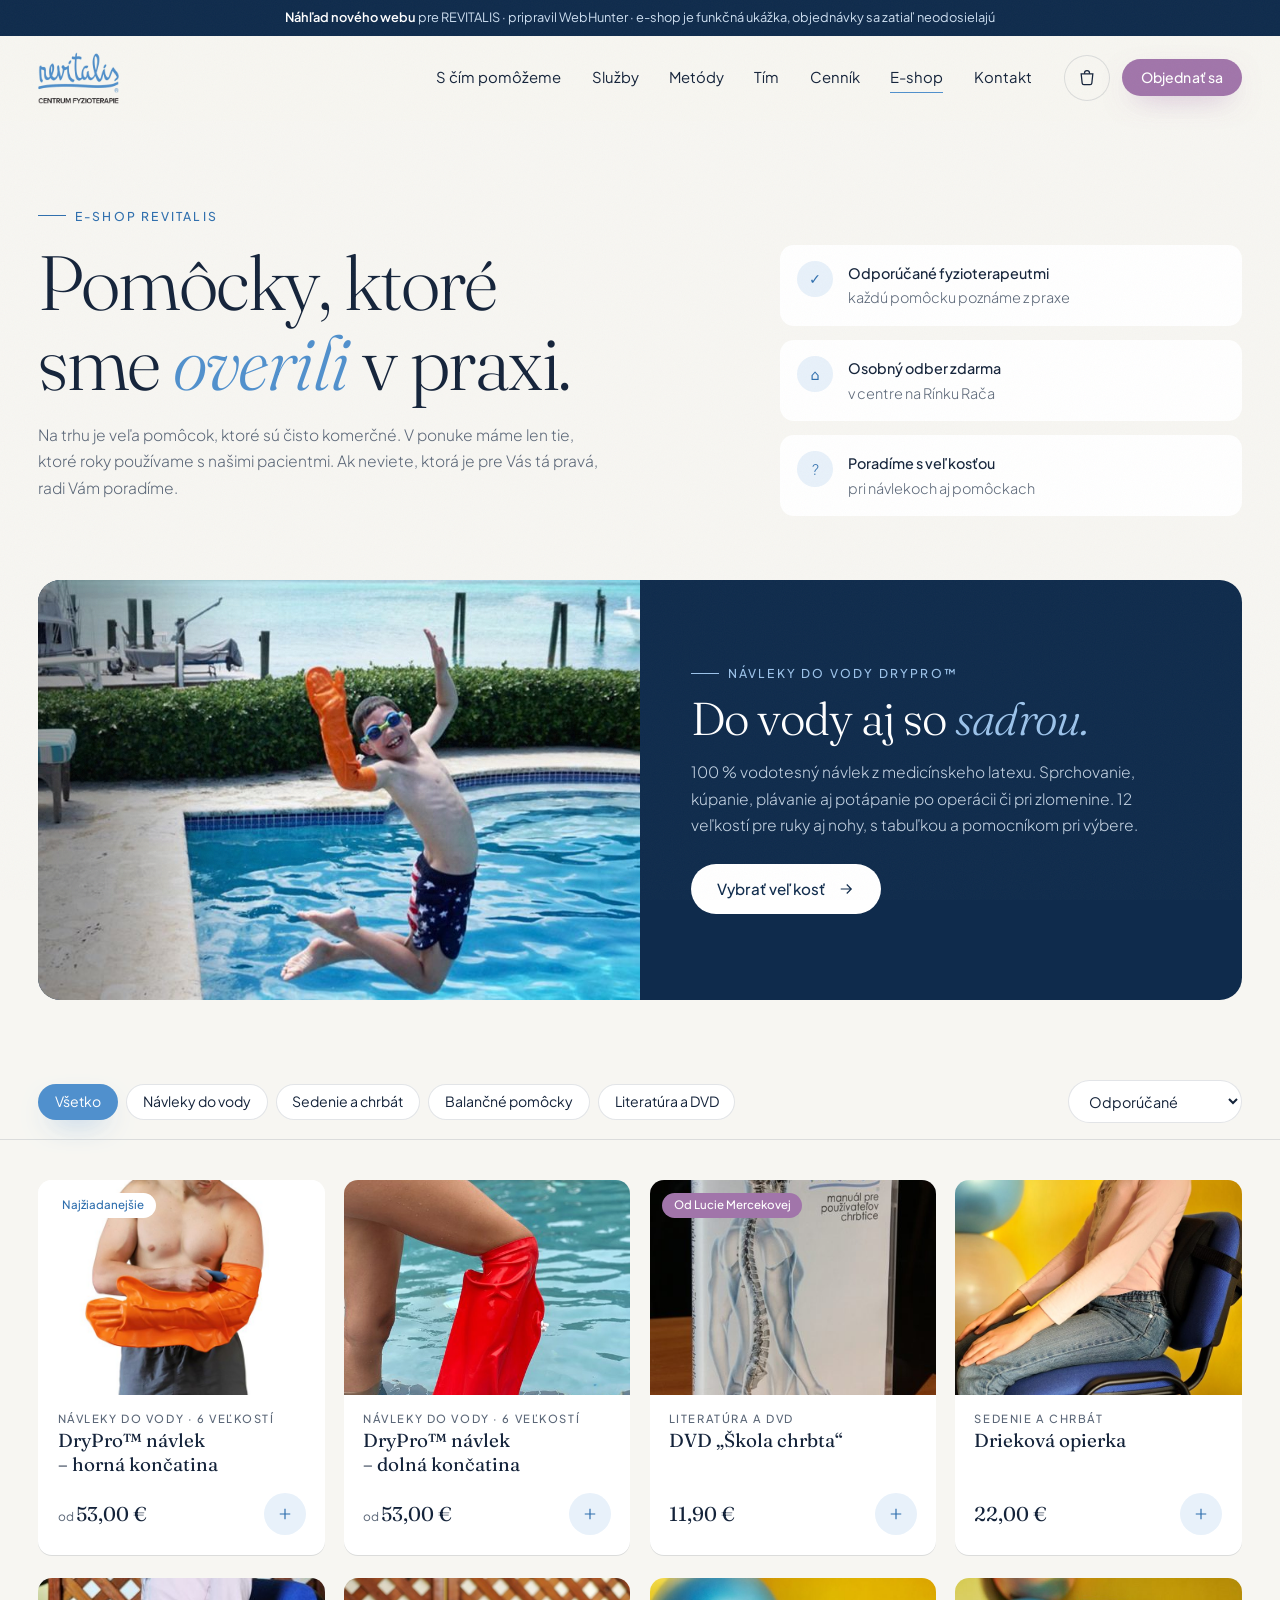
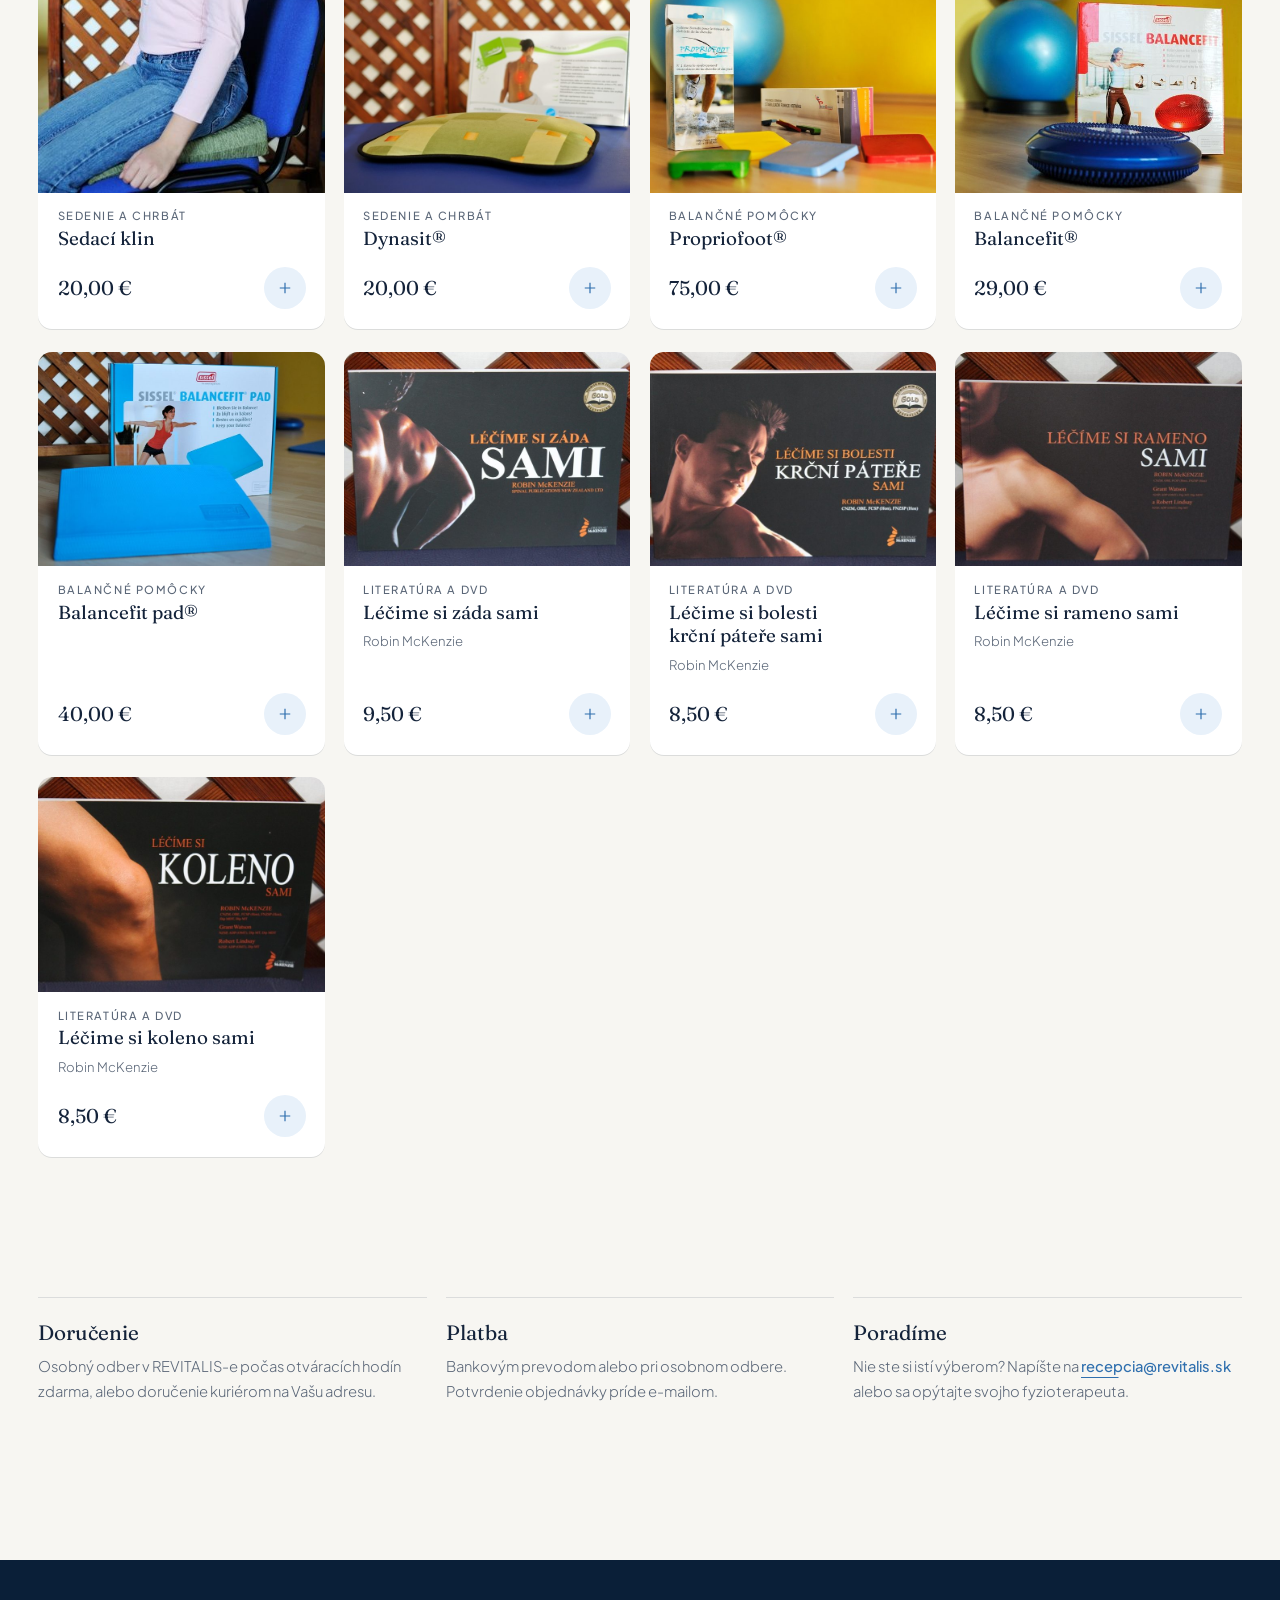
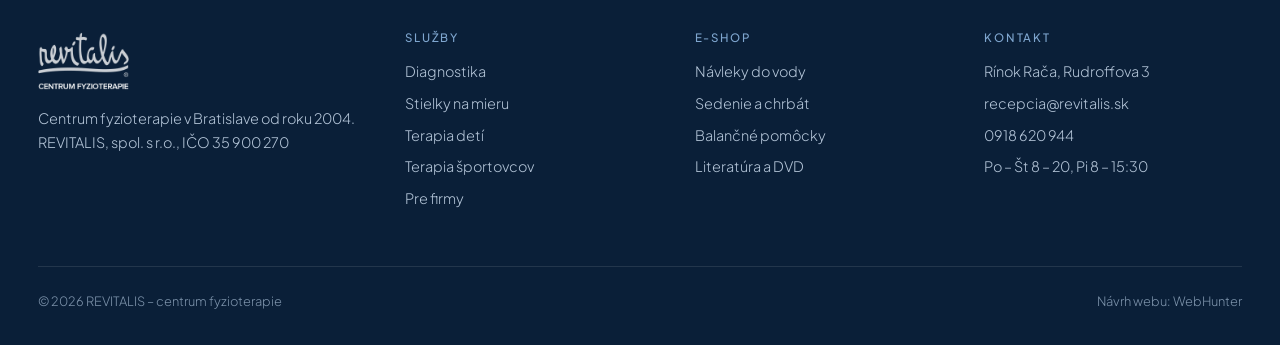
<file: obchod.html>
<!doctype html>
<html lang="sk">
<head>
<meta charset="utf-8">
<meta name="viewport" content="width=device-width, initial-scale=1">
<meta name="robots" content="noindex,nofollow">
<title>E-shop REVITALIS – pomôcky overené v praxi · náhľad</title>
<meta name="description" content="Návleky do vody DryPro, drieková opierka, sedací klin, balančné podložky, literatúra McKenzie a DVD Škola chrbta. E-shop centra fyzioterapie REVITALIS.">
<link rel="icon" href="img/logo.png">
<link rel="preconnect" href="https://fonts.googleapis.com"><link rel="preconnect" href="https://fonts.gstatic.com" crossorigin>
<link href="https://fonts.googleapis.com/css2?family=Fraunces:ital,opsz,wght@0,9..144,200;0,9..144,300;0,9..144,400;1,9..144,300;1,9..144,400&family=Plus+Jakarta+Sans:wght@300;400;500;600&display=swap" rel="stylesheet">
<link rel="stylesheet" href="style.css?v=eac0ee8e">
</head>
<body>
<div class="preview-bar"><b>Náhľad nového webu</b> pre REVITALIS · pripravil WebHunter · e-shop je funkčná ukážka, objednávky sa zatiaľ neodosielajú</div>

<header class="hdr">
  <div class="hdr__in">
    <a class="hdr__logo" href="index.html" aria-label="REVITALIS – úvod"><img src="img/logo.png" alt="REVITALIS centrum fyzioterapie" width="448" height="288"></a>
    <nav class="nav" aria-label="Hlavné menu">
      <a href="index.html#pomoc">S čím pomôžeme</a><a href="index.html#sluzby">Služby</a><a href="index.html#metody">Metódy</a><a href="index.html#tim">Tím</a><a href="index.html#cennik">Cenník</a><a href="obchod.html" class="is-on">E-shop</a><a href="index.html#objednat">Kontakt</a>
    </nav>
    <div class="hdr__act">
      <button class="cart-btn" aria-label="Košík"><svg viewBox="0 0 24 24" fill="none" stroke="currentColor" stroke-width="1.5"><path d="M5 7h14l-1.2 11.2a2 2 0 0 1-2 1.8H8.2a2 2 0 0 1-2-1.8L5 7Z"/><path d="M9 7V6a3 3 0 0 1 6 0v1"/></svg><span class="cart-btn__n">0</span></button>
      <a class="btn" href="index.html#objednat">Objednať sa</a>
      <button class="burger" data-burger aria-label="Menu"><span></span></button>
    </div>
  </div>
</header>
<nav class="mnav" aria-label="Mobilné menu">
  <button class="mnav__x" data-burger aria-label="Zavrieť">×</button>
  <a href="index.html#pomoc">S čím pomôžeme</a><a href="index.html#sluzby">Služby</a><a href="index.html#metody">Metódy</a><a href="index.html#tim">Tím</a><a href="index.html#cennik">Cenník</a><a href="obchod.html">E-shop</a><a href="index.html#objednat">Kontakt</a>
  <a class="btn" href="index.html#objednat">Objednať sa</a>
</nav>

<main>
<section class="shop-hero">
  <div class="wrap shop-hero__grid">
    <div>
      <span class="eyebrow rv">E-shop REVITALIS</span>
      <h1 class="rv rv-d1">Pomôcky, ktoré sme <em>overili</em> v praxi.</h1>
      <p class="rv rv-d2">Na trhu je veľa pomôcok, ktoré sú čisto komerčné. V ponuke máme len tie, ktoré roky používame s našimi pacientmi. Ak neviete, ktorá je pre Vás tá pravá, radi Vám poradíme.</p>
    </div>
    <div class="shop-hero__usp rv rv-d2">
      <div class="usp"><i>✓</i><span><b>Odporúčané fyzioterapeutmi</b>každú pomôcku poznáme z praxe</span></div>
      <div class="usp"><i>⌂</i><span><b>Osobný odber zdarma</b>v centre na Rínku Rača</span></div>
      <div class="usp"><i>?</i><span><b>Poradíme s veľkosťou</b>pri návlekoch aj pomôckach</span></div>
    </div>
  </div>
</section>

<section class="feat rv">
  <div class="feat__img"><img src="img/navlek-bazen.jpg" alt="Dieťa skáče do bazéna s návlekom DryPro na nohe"></div>
  <div class="feat__b">
    <span class="eyebrow">Návleky do vody DryPro™</span>
    <h2>Do vody aj so <em style="color:#9cc3ea">sadrou.</em></h2>
    <p>100 % vodotesný návlek z medicínskeho latexu. Sprchovanie, kúpanie, plávanie aj potápanie po operácii či pri zlomenine. 12 veľkostí pre ruky aj nohy, s tabuľkou a pomocníkom pri výbere.</p>
    <button class="btn btn--light" data-open="drypro-ruka">Vybrať veľkosť <svg viewBox="0 0 24 24" fill="none" stroke="currentColor" stroke-width="1.6"><path d="M5 12h14M13 6l6 6-6 6"/></svg></button>
  </div>
</section>

<div class="shopbar">
  <div class="shopbar__in">
    <div class="cats" role="tablist"></div>
    <label><span class="sr">Zoradiť</span><select id="sort"><option value="odp">Odporúčané</option><option value="lac">Od najlacnejšieho</option><option value="dra">Od najdrahšieho</option></select></label>
  </div>
</div>

<div class="pgrid" id="pgrid"></div>

<section class="shop-info">
  <div class="rv"><h3>Doručenie</h3><p>Osobný odber v REVITALIS-e počas otváracích hodín zdarma, alebo doručenie kuriérom na Vašu adresu.</p></div>
  <div class="rv rv-d1"><h3>Platba</h3><p>Bankovým prevodom alebo pri osobnom odbere. Potvrdenie objednávky príde e-mailom.</p></div>
  <div class="rv rv-d2"><h3>Poradíme</h3><p>Nie ste si istí výberom? Napíšte na <a class="link" href="mailto:recepcia@revitalis.sk">recepcia@revitalis.sk</a> alebo sa opýtajte svojho fyzioterapeuta.</p></div>
</section>
</main>

<footer class="ftr">
  <div class="wrap">
    <div class="ftr__grid">
      <div><img src="img/logo-white.png" alt="REVITALIS"><p>Centrum fyzioterapie v Bratislave od roku 2004.<br>REVITALIS, spol. s r.o., IČO 35 900 270</p></div>
      <div><h4>Služby</h4><ul><li><a href="index.html#sluzby">Diagnostika</a></li><li><a href="index.html#sluzby">Stielky na mieru</a></li><li><a href="index.html#sluzby">Terapia detí</a></li><li><a href="index.html#sluzby">Terapia športovcov</a></li><li><a href="index.html#sluzby">Pre firmy</a></li></ul></div>
      <div><h4>E-shop</h4><ul><li><a href="obchod.html?k=navleky">Návleky do vody</a></li><li><a href="obchod.html?k=sedenie">Sedenie a chrbát</a></li><li><a href="obchod.html?k=balans">Balančné pomôcky</a></li><li><a href="obchod.html?k=lit">Literatúra a DVD</a></li></ul></div>
      <div><h4>Kontakt</h4><ul><li>Rínok Rača, Rudroffova 3</li><li><a href="mailto:recepcia@revitalis.sk">recepcia@revitalis.sk</a></li><li><a href="tel:+421918620944">0918 620 944</a></li><li>Po – Št 8 – 20, Pi 8 – 15:30</li></ul></div>
    </div>
    <div class="ftr__bot"><span>© 2026 REVITALIS – centrum fyzioterapie</span><span>Návrh webu: WebHunter</span></div>
  </div>
</footer>
<script src="app.js?v=e6dc20c9" defer></script>
</body>
</html>
</file>
<file: style.css>
/* REVITALIS – centrum fyzioterapie · náhľad WebHunter 2026 */
:root{
  --blue:#5090cd;          /* farba loga */
  --blue-d:#2f6fae;
  --navy:#0f2b4c;          /* tmavá modrá z pôvodného webu */
  --navy-2:#163a63;
  --lilac:#a175aa;         /* tlačidlo „Objednajte sa“ z pôvodného webu */
  --lilac-d:#8b5f95;
  --sky:#e8f1fa;
  --paper:#f7f6f2;
  --paper-2:#efede6;
  --ink:#14233a;
  --muted:#5b6778;
  --line:rgba(20,35,58,.12);
  --white:#fff;
  --serif:'Fraunces',Georgia,serif;
  --sans:'Plus Jakarta Sans',system-ui,sans-serif;
  --h1:clamp(3.2rem,7.4vw,7rem);
  --h2:clamp(2.2rem,4.4vw,3.9rem);
  --h3:clamp(1.25rem,1.8vw,1.6rem);
  --pad:clamp(5.5rem,11vw,10rem);
  --wrap:min(1320px,100% - clamp(2.5rem,6vw,6rem));
  --ease:cubic-bezier(.22,1,.36,1);
  --r:14px;
}
*,*::before,*::after{box-sizing:border-box}
html{-webkit-text-size-adjust:100%;scroll-padding-top:90px}
@media (prefers-reduced-motion:no-preference){html{scroll-behavior:smooth}}
body{margin:0;background:var(--paper);color:var(--ink);font:300 clamp(.97rem,1.02vw,1.08rem)/1.7 var(--sans);overflow-x:hidden}
img{max-width:100%;display:block}
a{color:inherit;text-decoration:none}
button{font:inherit;color:inherit;cursor:pointer;background:none;border:0}
h1,h2,h3,h4{margin:0;font-family:var(--serif);font-weight:300;line-height:1.04;letter-spacing:-.02em;text-wrap:balance}
p{margin:0 0 1em;text-wrap:pretty}
em{font-style:italic;color:var(--blue)}
.wrap{width:var(--wrap);margin-inline:auto}
.eyebrow{display:inline-flex;align-items:center;gap:.7em;font:500 .76rem/1 var(--sans);letter-spacing:.18em;text-transform:uppercase;color:var(--blue-d)}
.eyebrow::before{content:"";width:28px;height:1px;background:currentColor}
.sr{position:absolute;width:1px;height:1px;overflow:hidden;clip:rect(0 0 0 0)}

/* zrno */
body::after{content:"";position:fixed;inset:0;pointer-events:none;z-index:200;opacity:.035;
  background-image:url("data:image/svg+xml,%3Csvg xmlns='http://www.w3.org/2000/svg' width='180' height='180'%3E%3Cfilter id='n'%3E%3CfeTurbulence type='fractalNoise' baseFrequency='.9' numOctaves='3' stitchTiles='stitch'/%3E%3C/filter%3E%3Crect width='100%25' height='100%25' filter='url(%23n)'/%3E%3C/svg%3E")}

/* tlačidlá */
.btn{--bg:var(--lilac);display:inline-flex;align-items:center;gap:.8em;padding:1.05em 1.7em;border-radius:100px;background:var(--bg);color:#fff;font:500 .95rem/1 var(--sans);letter-spacing:.01em;transition:background .35s var(--ease),transform .35s var(--ease),box-shadow .35s var(--ease);box-shadow:0 10px 30px -12px rgba(161,117,170,.7)}
.btn:hover{background:var(--lilac-d);transform:translateY(-2px)}
.btn svg{width:18px;height:18px;transition:transform .35s var(--ease)}
.btn:hover svg{transform:translateX(4px)}
.btn--blue{--bg:var(--blue);box-shadow:0 10px 30px -12px rgba(80,144,205,.8)}
.btn--blue:hover{background:var(--blue-d)}
.btn--ghost{background:transparent;color:var(--ink);box-shadow:inset 0 0 0 1px var(--line)}
.btn--ghost:hover{background:var(--white)}
.btn--light{background:#fff;color:var(--navy);box-shadow:none}
.btn--light:hover{background:var(--sky)}
.link{position:relative;font-weight:500;color:var(--blue-d)}
.link::after{content:"";position:absolute;left:0;bottom:-3px;width:100%;height:1px;background:currentColor;transform:scaleX(.25);transform-origin:left;transition:transform .5s var(--ease)}
.link:hover::after{transform:scaleX(1)}

/* náhľad lišta */
.preview-bar{position:relative;z-index:60;background:var(--navy);color:#cfe0f2;font:400 .8rem/1.4 var(--sans);text-align:center;padding:.55rem 1rem}
.preview-bar b{color:#fff;font-weight:600}

/* hlavička */
.hdr{position:sticky;top:0;z-index:50;background:rgba(247,246,242,.86);backdrop-filter:saturate(1.4) blur(14px);-webkit-backdrop-filter:saturate(1.4) blur(14px);border-bottom:1px solid transparent;transition:border-color .4s,box-shadow .4s}
.hdr.is-scrolled{border-color:var(--line);box-shadow:0 10px 30px -25px rgba(15,43,76,.5)}
.hdr__in{width:var(--wrap);margin-inline:auto;display:flex;align-items:center;gap:2rem;height:84px}
.hdr__logo img{height:52px;width:auto}
.nav{display:flex;gap:1.9rem;margin-left:auto;font:400 .93rem/1 var(--sans)}
.nav a{position:relative;padding:.4rem 0;color:var(--ink)}
.nav a::after{content:"";position:absolute;left:0;right:0;bottom:-2px;height:1.5px;background:var(--blue);transform:scaleX(0);transform-origin:right;transition:transform .45s var(--ease)}
.nav a:hover::after,.nav a.is-on::after{transform:scaleX(1);transform-origin:left}
.hdr__act{display:flex;align-items:center;gap:.8rem}
.cart-btn{position:relative;width:46px;height:46px;border-radius:50%;display:grid;place-items:center;box-shadow:inset 0 0 0 1px var(--line);transition:background .3s}
.cart-btn:hover{background:#fff}
.cart-btn svg{width:20px;height:20px}
.cart-btn__n{position:absolute;top:-3px;right:-3px;min-width:20px;height:20px;border-radius:10px;background:var(--lilac);color:#fff;font:600 .7rem/20px var(--sans);text-align:center;padding:0 5px;transform:scale(0);transition:transform .4s var(--ease)}
.cart-btn__n.is-on{transform:scale(1)}
.cart-btn.bump{animation:bump .5s var(--ease)}
@keyframes bump{40%{transform:scale(1.18)}}
.hdr .btn{padding:.85em 1.3em;font-size:.88rem}
.burger{display:none;width:46px;height:46px;border-radius:50%;box-shadow:inset 0 0 0 1px var(--line);place-items:center}
.burger span{display:block;width:18px;height:1.5px;background:var(--ink);position:relative}
.burger span::before,.burger span::after{content:"";position:absolute;left:0;width:18px;height:1.5px;background:var(--ink);transition:transform .3s}
.burger span::before{top:-6px}.burger span::after{top:6px}
.mnav{position:fixed;inset:0;z-index:70;background:var(--navy);color:#fff;display:flex;flex-direction:column;padding:6rem 2rem 2rem;gap:.4rem;transform:translateY(-100%);transition:transform .6s var(--ease)}
.mnav{visibility:hidden;transition:transform .6s var(--ease),visibility 0s linear .6s}
.mnav.is-open{transform:none;visibility:visible;transition:transform .6s var(--ease)}
.mnav a{font:300 2.2rem/1.25 var(--serif)}
.mnav .btn{margin-top:1.6rem;align-self:flex-start}
.mnav__x{position:absolute;top:1.4rem;right:1.4rem;width:46px;height:46px;border-radius:50%;box-shadow:inset 0 0 0 1px rgba(255,255,255,.3);color:#fff;font-size:1.6rem}

/* hero */
.hero{position:relative;padding:clamp(2.5rem,5vw,4.5rem) 0 0;overflow:hidden}
.hero__grid{width:var(--wrap);margin-inline:auto;display:grid;grid-template-columns:1.08fr .92fr;gap:clamp(2rem,4vw,4.5rem);align-items:end}
.hero__txt{padding-bottom:clamp(1rem,4vw,4rem)}
.hero h1{font-size:var(--h1);margin:1.4rem 0 1.6rem}
.hero h1 .w{display:inline-block;overflow:hidden;vertical-align:top;padding-bottom:.08em;margin-bottom:-.08em}
.hero h1 .w>span{display:inline-block;transform:translateY(105%);transition:transform 1.1s var(--ease)}
.hero.is-in h1 .w>span{transform:none}
.hero__lead{max-width:34rem;font-size:clamp(1.02rem,1.2vw,1.18rem);color:var(--muted)}
.hero__cta{display:flex;flex-wrap:wrap;gap:.8rem;margin-top:2rem}
.hero__img{position:relative;height:min(78vh,720px);border-radius:240px 240px var(--r) var(--r);overflow:hidden;clip-path:inset(100% 0 0 0 round 240px 240px 14px 14px);transition:clip-path 1.5s var(--ease) .25s}
.hero.is-in .hero__img{clip-path:inset(0 0 0 0 round 240px 240px 14px 14px)}
.hero__img img{width:100%;height:118%;object-fit:cover;object-position:40% 50%}
@supports (animation-timeline:view()){
  .hero__img img{animation:par linear both;animation-timeline:view();animation-range:exit 0% exit 100%}
  @keyframes par{to{transform:translateY(-12%)}}
}
.hero__badge{position:absolute;left:clamp(-2rem,-3vw,-1rem);bottom:12%;z-index:2;background:#fff;border-radius:var(--r);padding:1.1rem 1.3rem;box-shadow:0 30px 60px -30px rgba(15,43,76,.45);display:flex;gap:1rem;align-items:center;max-width:300px}
.hero__badge b{font:300 2.6rem/1 var(--serif);color:var(--blue)}
.hero__badge span{font-size:.84rem;line-height:1.35;color:var(--muted)}
.hero__wrapimg{position:relative}
.scroll-ind{display:flex;align-items:center;gap:.8rem;margin-top:3rem;font:500 .72rem/1 var(--sans);letter-spacing:.18em;text-transform:uppercase;color:var(--muted)}
.scroll-ind i{width:1px;height:46px;background:var(--line);position:relative;overflow:hidden}
.scroll-ind i::after{content:"";position:absolute;left:0;top:-50%;width:1px;height:50%;background:var(--blue);animation:sc 2.2s var(--ease) infinite}
@keyframes sc{to{top:110%}}

/* marquee */
.marq{background:var(--navy);color:#fff;overflow:hidden;padding:1.25rem 0;margin-top:clamp(3rem,6vw,5rem);position:relative;z-index:1}
.marq__track{display:flex;width:max-content;animation:marq 42s linear infinite}
.marq__track span{font:300 clamp(1.3rem,2.2vw,2rem)/1 var(--serif);padding:0 1.6rem;white-space:nowrap;display:flex;align-items:center;gap:3.2rem}
.marq__track span::after{content:"";width:9px;height:9px;border-radius:50%;background:var(--blue)}
.marq__track span:nth-child(even){font-style:italic;color:#bcd6ef}
@keyframes marq{to{transform:translateX(-50%)}}

/* sprievodca (podpis webu) */
.guide{position:relative;padding:var(--pad) 0}
.guide__head{display:grid;grid-template-columns:1fr 1fr;gap:2rem 4rem;align-items:end;margin-bottom:3rem}
.guide h2{font-size:var(--h2)}
.guide__head p{color:var(--muted);max-width:30rem}
.chips{display:flex;flex-wrap:wrap;gap:.6rem;margin-bottom:2rem}
.chip{padding:.85rem 1.25rem;border-radius:100px;background:#fff;box-shadow:inset 0 0 0 1px var(--line);font:400 .95rem/1.1 var(--sans);transition:background .35s var(--ease),color .35s,box-shadow .35s,transform .35s var(--ease)}
.chip:hover{transform:translateY(-2px);box-shadow:inset 0 0 0 1px var(--blue)}
.chip.is-on{background:var(--blue);color:#fff;box-shadow:0 12px 30px -14px rgba(80,144,205,.9)}
.answer{display:grid;grid-template-columns:.95fr 1.05fr;background:#fff;border-radius:calc(var(--r)*1.6);overflow:hidden;box-shadow:0 40px 80px -50px rgba(15,43,76,.45);min-height:460px}
.answer__img{position:relative;overflow:hidden}
.answer__img img{position:absolute;inset:0;width:100%;height:100%;object-fit:cover;transition:opacity .6s var(--ease),transform 1.2s var(--ease)}
.answer__img img.is-out{opacity:0;transform:scale(1.06)}
.answer__body{padding:clamp(2rem,4vw,3.6rem);display:flex;flex-direction:column}
.answer__body h3{font-size:clamp(1.8rem,2.8vw,2.6rem);margin:.8rem 0 1.1rem}
.answer__body p{color:var(--muted)}
.answer__list{list-style:none;padding:0;margin:.4rem 0 1.6rem;display:grid;gap:.55rem}
.answer__list li{display:flex;gap:.7rem;align-items:baseline}
.answer__list li::before{content:"";flex:none;width:6px;height:6px;border-radius:50%;background:var(--lilac);transform:translateY(-2px)}
.answer__foot{margin-top:auto;display:flex;flex-wrap:wrap;align-items:center;justify-content:space-between;gap:1rem;padding-top:1.6rem;border-top:1px solid var(--line)}
.answer__price{font:300 1.05rem/1.3 var(--sans);color:var(--muted)}
.answer__price b{display:block;font:300 2rem/1.1 var(--serif);color:var(--ink)}
.answer__body>*{transition:opacity .45s var(--ease),transform .45s var(--ease)}
.answer.is-swap .answer__body>*{opacity:0;transform:translateY(12px)}

/* o nás */
.about{position:relative;padding:0 0 var(--pad)}
.about__grid{display:grid;grid-template-columns:.8fr 1.2fr;gap:clamp(2rem,6vw,7rem);align-items:start}
.about__portrait{position:relative}
.about__portrait img{width:100%;aspect-ratio:4/5;object-fit:cover;object-position:50% 20%;border-radius:var(--r)}
.about__portrait figcaption{margin-top:1rem;font-size:.86rem;color:var(--muted)}
.about__portrait figcaption b{display:block;font:400 1.1rem/1.3 var(--serif);color:var(--ink)}
.about__sig{position:absolute;right:-1.8rem;top:-1.6rem;width:150px;transform:rotate(-8deg);opacity:.95}
.about__txt h2{font-size:var(--h2);margin:1.2rem 0 2rem}
.about__quote{font:300 italic clamp(1.4rem,2.2vw,2rem)/1.35 var(--serif);color:var(--navy);margin:0 0 2rem;padding-left:1.6rem;border-left:2px solid var(--blue)}
.about__txt p{color:var(--muted);max-width:40rem}
.about__team{margin-top:2.6rem;position:relative;border-radius:var(--r);overflow:hidden}
.about__team img{width:100%;aspect-ratio:16/9;object-fit:cover}
.about__team span{position:absolute;left:1rem;bottom:1rem;background:rgba(255,255,255,.92);border-radius:100px;padding:.5rem 1rem;font-size:.82rem}

/* čísla */
.stats{background:var(--navy);color:#fff;padding:var(--pad) 0;position:relative;overflow:hidden}
.stats::before{content:"revitalis";position:absolute;right:-2vw;bottom:-6vw;font:300 italic 24vw/1 var(--serif);color:transparent;-webkit-text-stroke:1px rgba(255,255,255,.08);pointer-events:none;letter-spacing:-.04em}
.stats h2{font-size:var(--h2);max-width:16ch;margin:1.2rem 0 4rem}
.stats .eyebrow{color:#9cc3ea}
.stats__grid{display:grid;grid-template-columns:repeat(4,1fr);gap:2rem;border-top:1px solid rgba(255,255,255,.14);padding-top:2.6rem}
.stat b{display:block;font:200 clamp(3rem,6vw,5.6rem)/1 var(--serif);letter-spacing:-.03em;color:#fff}
.stat b sup{font-size:.4em;margin-left:.15em;vertical-align:super;color:var(--blue)}
.stat span{display:block;margin-top:.8rem;color:#b7c8db;font-size:.92rem;max-width:18rem}

/* služby */
.svc{padding:var(--pad) 0}
.svc__head{display:flex;justify-content:space-between;align-items:end;gap:2rem;margin-bottom:3rem;flex-wrap:wrap}
.svc h2{font-size:var(--h2);margin-top:1.2rem}
.svc__list{border-top:1px solid var(--line)}
.svc__row{display:grid;grid-template-columns:90px 1.1fr 1fr 40px;gap:1.5rem;align-items:center;padding:1.8rem 0;border-bottom:1px solid var(--line);transition:padding .5s var(--ease),background .5s;position:relative}
.svc__row:hover{padding-left:1.2rem;background:linear-gradient(90deg,var(--sky),transparent 70%)}
.svc__n{font:300 2.6rem/1 var(--serif);color:transparent;-webkit-text-stroke:1px var(--blue)}
.svc__row h3{font-size:var(--h3)}
.svc__row p{margin:0;color:var(--muted);font-size:.94rem}
.svc__arr{width:40px;height:40px;border-radius:50%;display:grid;place-items:center;box-shadow:inset 0 0 0 1px var(--line);transition:background .35s,color .35s,transform .45s var(--ease)}
.svc__row:hover .svc__arr{background:var(--blue);color:#fff;transform:rotate(-45deg)}
.svc__prev{position:fixed;left:0;top:0;width:280px;height:200px;border-radius:12px;overflow:hidden;pointer-events:none;z-index:40;opacity:0;transform:translate(-50%,-50%) scale(.8);transition:opacity .35s,transform .45s var(--ease);box-shadow:0 30px 60px -20px rgba(15,43,76,.5)}
.svc__prev.is-on{opacity:1;transform:translate(-50%,-50%) scale(1)}
.svc__prev img{width:100%;height:100%;object-fit:cover}

/* metódy */
.meth{padding:0 0 var(--pad)}
.meth__grid{display:grid;grid-template-columns:repeat(12,1fr);grid-auto-rows:minmax(230px,auto);gap:1rem}
.mcard{position:relative;border-radius:var(--r);overflow:hidden;color:#fff;display:flex;align-items:flex-end;padding:1.5rem;isolation:isolate}
.mcard img{position:absolute;inset:0;width:100%;height:100%;object-fit:cover;z-index:-2;transition:transform 1.2s var(--ease)}
.mcard::before{content:"";position:absolute;inset:0;z-index:-1;background:linear-gradient(180deg,rgba(15,43,76,0) 35%,rgba(15,43,76,.85))}
.mcard:hover img{transform:scale(1.06)}
.mcard h3{font-size:clamp(1.3rem,2vw,1.9rem)}
.mcard p{margin:.5rem 0 0;font-size:.88rem;color:#dbe7f4;max-width:30rem;max-height:0;opacity:0;overflow:hidden;transition:max-height .6s var(--ease),opacity .5s}
.mcard:hover p{max-height:8rem;opacity:1}
.mcard--a{grid-column:span 7;grid-row:span 2}
.mcard--b{grid-column:span 5}
.mcard--c{grid-column:span 5}
.mcard--d{grid-column:span 4}
.mcard--e{grid-column:span 4}
.mcard--f{grid-column:span 4}
.mcard--txt{background:var(--sky);color:var(--ink);flex-direction:column;align-items:flex-start;justify-content:space-between}
.mcard--txt::before{display:none}
.mcard--txt ul{list-style:none;margin:0;padding:0;display:flex;flex-wrap:wrap;gap:.45rem}
.mcard--txt li{background:#fff;border-radius:100px;padding:.45rem .85rem;font-size:.86rem}

/* tím */
.team{padding:var(--pad) 0;background:var(--paper-2)}
.team__head{display:flex;justify-content:space-between;align-items:end;gap:2rem;flex-wrap:wrap;margin-bottom:3rem}
.team h2{font-size:var(--h2);margin-top:1.2rem}
.team__row{display:grid;grid-template-columns:repeat(6,1fr);gap:1.2rem}
.person img{width:100%;aspect-ratio:3/4;object-fit:cover;border-radius:var(--r);filter:saturate(.92);transition:filter .5s,transform .8s var(--ease)}
.person:hover img{filter:saturate(1.05);transform:translateY(-6px)}
.person h3{font:400 1.12rem/1.3 var(--serif);margin-top:1rem;letter-spacing:0}
.person p{font-size:.85rem;color:var(--muted);margin:.25rem 0 0}

/* e-shop teaser */
.shopt{padding:var(--pad) 0;position:relative}
.shopt__grid{display:grid;grid-template-columns:.9fr 1.1fr;gap:clamp(2rem,5vw,5rem);align-items:center}
.shopt h2{font-size:var(--h2);margin:1.2rem 0 1.4rem}
.shopt__txt p{color:var(--muted);max-width:32rem}
.shopt__cards{display:grid;grid-template-columns:1fr 1fr;gap:1rem}
.shopt__cards .pcard:nth-child(2){transform:translateY(3rem)}
.shopt__cards .pcard:nth-child(4){transform:translateY(3rem)}

/* produktová karta */
.pcard{background:#fff;border-radius:var(--r);overflow:hidden;display:flex;flex-direction:column;box-shadow:0 1px 0 var(--line);transition:box-shadow .5s var(--ease),transform .5s var(--ease)}
.pcard:hover{box-shadow:0 30px 60px -35px rgba(15,43,76,.45)}
.pcard__img{position:relative;aspect-ratio:4/3;background:var(--sky);overflow:hidden;cursor:pointer}
.pcard__img img{width:100%;height:100%;object-fit:cover;transition:transform 1s var(--ease)}
.pcard:hover .pcard__img img{transform:scale(1.05)}
.pcard__tag{position:absolute;left:.8rem;top:.8rem;background:#fff;border-radius:100px;padding:.3rem .7rem;font:500 .72rem/1.3 var(--sans);color:var(--blue-d)}
.pcard__tag--l{background:var(--lilac);color:#fff}
.pcard__b{padding:1.1rem 1.2rem 1.25rem;display:flex;flex-direction:column;gap:.35rem;flex:1}
.pcard__cat{font:500 .7rem/1 var(--sans);letter-spacing:.14em;text-transform:uppercase;color:var(--muted)}
.pcard h3{font:400 1.18rem/1.25 var(--serif);letter-spacing:0;cursor:pointer}
.pcard__f{display:flex;align-items:center;justify-content:space-between;margin-top:auto;padding-top:.7rem}
.pcard__p{font:400 1.25rem/1 var(--serif)}
.pcard__p small{font:400 .75rem var(--sans);color:var(--muted)}
.pcard__add{width:42px;height:42px;border-radius:50%;background:var(--sky);color:var(--blue-d);display:grid;place-items:center;transition:background .3s,color .3s,transform .4s var(--ease)}
.pcard__add:hover{background:var(--blue);color:#fff;transform:rotate(90deg)}
.pcard__add svg{width:18px;height:18px}

/* cenník */
.price{padding:var(--pad) 0;background:#fff}
.price__grid{display:grid;grid-template-columns:.8fr 1.2fr;gap:clamp(2rem,6vw,7rem)}
.price h2{font-size:var(--h2);margin:1.2rem 0 1.4rem}
.price__side p{color:var(--muted)}
.price__side{position:sticky;top:120px;align-self:start}
.ptable{width:100%;border-collapse:collapse}
.ptable td{padding:1.05rem 0;border-bottom:1px solid var(--line);vertical-align:baseline}
.ptable td:nth-child(2){color:var(--muted);font-size:.88rem;white-space:nowrap;padding:0 1.5rem;text-align:right}
.ptable td:last-child{text-align:right;font:400 1.15rem/1 var(--serif);white-space:nowrap}
.ptable tr{transition:background .3s}
.ptable tr:hover{background:var(--paper)}
.ptable .more{display:none}
.ptable.is-all .more{display:table-row}
.price__note{font-size:.85rem;color:var(--muted);margin-top:1.4rem}

/* referencie */
.refs{padding:var(--pad) 0;position:relative;overflow:hidden}
.refs__q{font:300 italic clamp(1.6rem,3.2vw,3rem)/1.3 var(--serif);max-width:24ch;margin:2rem 0 2rem;color:var(--navy);min-height:5.2em;transition:opacity .5s}
.refs__q::before{content:"„";color:var(--blue)}
.refs__q::after{content:"“";color:var(--blue)}
.refs__by{display:flex;align-items:center;gap:1.4rem}
.refs__by b{font-weight:500}
.refs__nav{display:flex;gap:.5rem;margin-left:auto}
.refs__nav button{width:52px;height:52px;border-radius:50%;box-shadow:inset 0 0 0 1px var(--line);transition:background .3s}
.refs__nav button:hover{background:#fff}
.refs__img{position:absolute;right:calc((100vw - min(1320px,100vw - 6rem))/2);top:50%;width:min(30vw,420px);aspect-ratio:3/4;transform:translateY(-50%);border-radius:200px 200px var(--r) var(--r);overflow:hidden}
.refs__img img{width:100%;height:100%;object-fit:cover}

/* kontakt / objednanie */
.book{background:var(--navy);color:#fff;padding:var(--pad) 0;position:relative;overflow:hidden}
.book__grid{display:grid;grid-template-columns:1fr 1fr;gap:clamp(2rem,6vw,7rem)}
.book h2{font-size:var(--h2);margin:1.2rem 0 1.6rem}
.book .eyebrow{color:#9cc3ea}
.book__info{display:grid;gap:1.6rem;margin-top:2.5rem}
.book__info div{display:grid;grid-template-columns:110px 1fr;gap:1rem;border-top:1px solid rgba(255,255,255,.14);padding-top:1.1rem;color:#cfdced}
.book__info dt{font:500 .72rem/1.8 var(--sans);letter-spacing:.16em;text-transform:uppercase;color:#8fb4da}
.book__info dd{margin:0}
.book__info a{color:#fff}
.form{background:#fff;color:var(--ink);border-radius:calc(var(--r)*1.6);padding:clamp(1.6rem,3.5vw,3rem);display:grid;gap:1rem;align-self:start}
.form h3{font-size:1.7rem;margin-bottom:.4rem}
.field{display:grid;gap:.4rem}
.field label{font:500 .78rem/1 var(--sans);letter-spacing:.06em;color:var(--muted)}
.field input,.field textarea,.field select{width:100%;font:400 1rem/1.4 var(--sans);color:var(--ink);background:var(--paper);border:1px solid transparent;border-radius:10px;padding:.9rem 1rem;transition:border-color .3s,background .3s;outline:none}
.field input:focus,.field textarea:focus,.field select:focus{border-color:var(--blue);background:#fff}
.field textarea{min-height:110px;resize:vertical}
.row2{display:grid;grid-template-columns:1fr 1fr;gap:1rem}
.check{display:flex;gap:.7rem;align-items:flex-start;font-size:.82rem;color:var(--muted)}
.check input{margin-top:.25rem;accent-color:var(--blue)}
.form .btn{justify-self:start}
.form__ok{display:none;background:var(--sky);border-radius:10px;padding:1rem;font-size:.92rem}
.form.is-sent .form__ok{display:block}
.map{background:#1b3d63;margin-top:2rem;border-radius:var(--r);overflow:hidden;height:260px;filter:grayscale(.3) contrast(1.05)}
.map iframe{width:100%;height:100%;border:0}

/* pätička */
.ftr{background:#0a1f38;color:#b4c5d8;padding:4.5rem 0 2rem;font-size:.9rem}
.ftr__grid{display:grid;grid-template-columns:1.3fr 1fr 1fr 1fr;gap:2rem}
.ftr img{height:58px;width:auto;margin-bottom:1rem}
.ftr h4{font:500 .72rem/1 var(--sans);letter-spacing:.16em;text-transform:uppercase;color:#7fa6cf;margin-bottom:1rem}
.ftr ul{list-style:none;margin:0;padding:0;display:grid;gap:.45rem}
.ftr a:hover{color:#fff}
.ftr__bot{display:flex;justify-content:space-between;flex-wrap:wrap;gap:1rem;border-top:1px solid rgba(255,255,255,.1);margin-top:3.5rem;padding-top:1.5rem;font-size:.8rem;color:#7d93ab}

/* reveal */
.rv{opacity:0;transform:translateY(40px);transition:opacity 1s var(--ease),transform 1.1s var(--ease)}
.rv.is-in{opacity:1;transform:none}
.rv-d1{transition-delay:.08s}.rv-d2{transition-delay:.16s}.rv-d3{transition-delay:.24s}
.clip{clip-path:inset(0 0 100% 0);transition:clip-path 1.3s var(--ease)}
.clip.is-in{clip-path:inset(0 0 0 0)}

/* ===== E-SHOP ===== */
.shop-hero{padding:clamp(3rem,6vw,5.5rem) 0 clamp(2rem,4vw,3rem);position:relative}
.shop-hero__grid{display:grid;grid-template-columns:1.2fr .8fr;gap:3rem;align-items:end}
.shop-hero h1{font-size:clamp(2.8rem,6vw,5.8rem);margin:1.2rem 0 1.2rem}
.shop-hero p{color:var(--muted);max-width:36rem}
.shop-hero__usp{display:grid;gap:.9rem}
.usp{display:flex;gap:.9rem;align-items:flex-start;background:#fff;border-radius:var(--r);padding:1rem 1.1rem;font-size:.9rem;color:var(--muted)}
.usp b{display:block;color:var(--ink);font-weight:500}
.usp i{flex:none;width:36px;height:36px;border-radius:50%;background:var(--sky);display:grid;place-items:center;color:var(--blue-d);font-style:normal}
.feat{position:relative;margin:1rem auto 0;width:var(--wrap);border-radius:calc(var(--r)*1.6);overflow:hidden;background:var(--navy);color:#fff;display:grid;grid-template-columns:1fr 1fr;min-height:420px}
.feat__img{position:relative}
.feat__img img{position:absolute;inset:0;width:100%;height:100%;object-fit:cover}
.feat__b{padding:clamp(2rem,4vw,3.6rem);display:flex;flex-direction:column;justify-content:center;gap:1rem}
.feat__b .eyebrow{color:#9cc3ea}
.feat__b h2{font-size:clamp(2rem,3.6vw,3.2rem)}
.feat__b p{color:#c4d3e3;max-width:30rem;margin:0}
.feat__b .btn{align-self:flex-start;margin-top:.6rem}
.shopbar{position:sticky;top:84px;z-index:20;background:rgba(247,246,242,.92);backdrop-filter:blur(10px);-webkit-backdrop-filter:blur(10px);padding:1rem 0;margin-top:clamp(2.5rem,5vw,4rem);border-bottom:1px solid var(--line)}
.shopbar__in{width:var(--wrap);margin-inline:auto;display:flex;gap:1rem;align-items:center;justify-content:space-between;flex-wrap:wrap}
.cats{display:flex;gap:.5rem;flex-wrap:wrap}
.cats .chip{padding:.65rem 1.05rem;font-size:.88rem}
.shopbar select{font:400 .9rem var(--sans);padding:.65rem 1rem;border-radius:100px;border:1px solid var(--line);background:#fff;color:var(--ink)}
.pgrid{width:var(--wrap);margin:2.5rem auto var(--pad);display:grid;grid-template-columns:repeat(4,1fr);gap:1.4rem 1.2rem}
.pgrid .pcard{animation:pin .7s var(--ease) both}
@keyframes pin{from{opacity:0;transform:translateY(24px)}}
.shop-info{width:var(--wrap);margin:0 auto var(--pad);display:grid;grid-template-columns:repeat(3,1fr);gap:1.2rem}
.shop-info div{border-top:1px solid var(--line);padding-top:1.3rem}
.shop-info h3{font:400 1.3rem/1.3 var(--serif);margin-bottom:.5rem;letter-spacing:0}
.shop-info p{color:var(--muted);font-size:.92rem}

/* modál produktu */
.modal{position:fixed;inset:0;z-index:90;display:grid;place-items:center;padding:1.2rem;pointer-events:none}
.modal__bg{position:absolute;inset:0;background:rgba(10,31,56,.55);opacity:0;transition:opacity .45s}
.modal__box{position:relative;width:min(1060px,100%);max-height:calc(100dvh - 2.4rem);overflow:auto;background:#fff;border-radius:calc(var(--r)*1.6);display:grid;grid-template-columns:1fr 1fr;opacity:0;transform:translateY(30px) scale(.98);transition:opacity .45s var(--ease),transform .55s var(--ease)}
.modal.is-open{pointer-events:auto}
.modal.is-open .modal__bg{opacity:1}
.modal.is-open .modal__box{opacity:1;transform:none}
.modal__x{position:absolute;right:1rem;top:1rem;z-index:3;width:44px;height:44px;border-radius:50%;background:#fff;box-shadow:0 6px 20px -8px rgba(0,0,0,.3);font-size:1.4rem}
.modal__gal{background:var(--sky);padding:1.2rem;display:flex;flex-direction:column;gap:.8rem}
.modal__main{height:min(56vh,500px);border-radius:12px;overflow:hidden;background:#fff}
.modal__main img{width:100%;height:100%;object-fit:contain}
.modal__thumbs{display:flex;gap:.5rem}
.modal__thumbs button{width:72px;height:56px;border-radius:8px;overflow:hidden;box-shadow:inset 0 0 0 2px transparent;opacity:.65;transition:opacity .3s}
.modal__thumbs button.is-on{opacity:1;outline:2px solid var(--blue);outline-offset:1px}
.modal__thumbs img{width:100%;height:100%;object-fit:cover}
.modal__b{padding:clamp(1.6rem,3vw,2.6rem);display:flex;flex-direction:column;gap:1rem}
.modal__b h2{font-size:clamp(1.8rem,3vw,2.5rem)}
.modal__price{font:300 2.2rem/1 var(--serif)}
.modal__price small{font:400 .82rem var(--sans);color:var(--muted);margin-left:.4rem}
.modal__desc{color:var(--muted);font-size:.95rem}
.opt h4{font:500 .76rem/1 var(--sans);letter-spacing:.1em;text-transform:uppercase;color:var(--muted);margin-bottom:.6rem}
.opt__grp{display:flex;flex-wrap:wrap;gap:.45rem}
.opt__grp button{padding:.6rem .9rem;border-radius:10px;box-shadow:inset 0 0 0 1px var(--line);font-size:.88rem;transition:box-shadow .25s,background .25s}
.opt__grp button:hover{box-shadow:inset 0 0 0 1px var(--blue)}
.opt__grp button.is-on{background:var(--sky);box-shadow:inset 0 0 0 1.5px var(--blue);font-weight:500}
.opt__meta{margin-top:.6rem;font-size:.84rem;color:var(--blue-d);min-height:1.3em}
.finder{background:var(--paper);border-radius:12px;padding:1rem;display:grid;gap:.6rem;font-size:.88rem}
.finder__row{display:flex;gap:.5rem;align-items:center;flex-wrap:wrap}
.finder input{width:90px;padding:.55rem .7rem;border-radius:8px;border:1px solid var(--line);font:inherit}
.finder select{padding:.55rem .7rem;border-radius:8px;border:1px solid var(--line);font:inherit;background:#fff}
.finder__out{color:var(--blue-d);font-weight:500}
.qty{display:inline-flex;align-items:center;border-radius:100px;box-shadow:inset 0 0 0 1px var(--line)}
.qty button{width:42px;height:42px;font-size:1.1rem}
.qty input{width:40px;text-align:center;border:0;font:500 1rem var(--sans);background:transparent;-moz-appearance:textfield}
.qty input::-webkit-outer-spin-button,.qty input::-webkit-inner-spin-button{-webkit-appearance:none}
.modal__buy{display:flex;gap:.8rem;align-items:center;flex-wrap:wrap;margin-top:.4rem}
.modal__small{font-size:.8rem;color:var(--muted)}
.sizes{width:100%;border-collapse:collapse;font-size:.82rem}
.sizes th{text-align:left;font-weight:500;color:var(--muted);padding:.4rem .3rem;border-bottom:1px solid var(--line)}
.sizes td{padding:.4rem .3rem;border-bottom:1px solid var(--line)}
.sizes tr.is-on td{background:var(--sky);font-weight:500}
details.more-info summary{cursor:pointer;font-weight:500;color:var(--blue-d);font-size:.9rem}

/* košík */
.drawer{position:fixed;inset:0;z-index:95;pointer-events:none}
.drawer__bg{position:absolute;inset:0;background:rgba(10,31,56,.5);opacity:0;transition:opacity .45s}
.drawer__p{position:absolute;right:0;top:0;bottom:0;width:min(460px,100%);background:#fff;display:flex;flex-direction:column;transform:translateX(100%);transition:transform .6s var(--ease)}
.drawer.is-open{pointer-events:auto}
.drawer.is-open .drawer__bg{opacity:1}
.drawer.is-open .drawer__p{transform:none}
.drawer__h{display:flex;align-items:center;justify-content:space-between;padding:1.4rem 1.6rem;border-bottom:1px solid var(--line)}
.drawer__h h3{font-size:1.6rem}
.drawer__h button{width:42px;height:42px;border-radius:50%;box-shadow:inset 0 0 0 1px var(--line);font-size:1.3rem}
.steps{display:flex;gap:.5rem;padding:1rem 1.6rem 0;font-size:.78rem;color:var(--muted)}
.steps span{flex:1;padding-top:.5rem;border-top:2px solid var(--line)}
.steps span.is-on{border-color:var(--blue);color:var(--ink);font-weight:500}
.drawer__body{flex:1;overflow:auto;padding:1.2rem 1.6rem}
.citem{display:grid;grid-template-columns:72px 1fr auto;gap:1rem;padding:1rem 0;border-bottom:1px solid var(--line);align-items:center}
.citem img{width:72px;height:72px;border-radius:10px;object-fit:cover;background:var(--sky)}
.citem h4{font:400 1rem/1.25 var(--serif)}
.citem small{display:block;color:var(--muted);font-size:.8rem}
.citem .qty button{width:30px;height:30px;font-size:.95rem}
.citem .qty input{width:28px;font-size:.88rem}
.citem__r{text-align:right;display:grid;gap:.3rem;justify-items:end}
.citem__r b{font:400 1.05rem var(--serif)}
.citem__r button{font-size:.75rem;color:var(--muted);text-decoration:underline}
.empty{padding:3rem 0;text-align:center;color:var(--muted)}
.empty b{display:block;font:300 1.6rem var(--serif);color:var(--ink);margin-bottom:.4rem}
.drawer__f{padding:1.2rem 1.6rem 1.6rem;border-top:1px solid var(--line);display:grid;gap:.8rem}
.sum{display:flex;justify-content:space-between;font-size:.92rem;color:var(--muted)}
.sum--t{font:400 1.4rem var(--serif);color:var(--ink)}
.drawer__f .btn{justify-content:center}
.radio{display:grid;gap:.5rem}
.radio label{display:flex;gap:.8rem;align-items:flex-start;padding:.9rem 1rem;border-radius:12px;box-shadow:inset 0 0 0 1px var(--line);cursor:pointer;font-size:.9rem;transition:box-shadow .25s,background .25s}
.radio label:has(input:checked){box-shadow:inset 0 0 0 1.5px var(--blue);background:var(--sky)}
.radio input{accent-color:var(--blue);margin-top:.25rem;width:auto;flex:none;padding:0}
.field .radio label{font:400 .92rem/1.4 var(--sans);letter-spacing:0;color:var(--ink)}
.radio small{display:block;color:var(--muted);font-size:.8rem}
.done{text-align:center;padding:2.5rem .5rem}
.done__ic{width:84px;height:84px;border-radius:50%;background:var(--sky);color:var(--blue);display:grid;place-items:center;margin:0 auto 1.4rem}
.done h4{font:300 2rem/1.15 var(--serif);margin-bottom:.8rem}
.done p{color:var(--muted)}
.toast{position:fixed;left:50%;bottom:1.4rem;z-index:99;background:var(--navy);color:#fff;border-radius:100px;padding:.85rem 1.3rem;font-size:.9rem;display:flex;gap:.8rem;align-items:center;transform:translate(-50%,150%);transition:transform .5s var(--ease);box-shadow:0 20px 40px -20px rgba(0,0,0,.5)}
.toast{visibility:hidden}
.toast.is-on{transform:translate(-50%,0);visibility:visible}
.toast button{color:#bcd6ef;text-decoration:underline}

/* responzívne */
@media (max-width:1100px){
  .nav{display:none}
  .burger{display:grid}
  .pgrid{grid-template-columns:repeat(3,1fr)}
  .team__row{grid-template-columns:repeat(3,1fr)}
  .refs__img{display:none}
}
@media (max-width:900px){
  .hero__grid,.guide__head,.answer,.about__grid,.shopt__grid,.price__grid,.book__grid,.shop-hero__grid,.feat,.modal__box{grid-template-columns:1fr}
  .hero__img{height:62vh;border-radius:180px 180px var(--r) var(--r)}
  .hero.is-in .hero__img{clip-path:inset(0 0 0 0 round 180px 180px 14px 14px)}
  .hero__badge{left:1rem;bottom:1rem}
  .answer__img{min-height:260px}
  .about__portrait{max-width:420px}
  .about__sig{right:-.5rem}
  .stats__grid{grid-template-columns:1fr 1fr;row-gap:3rem}
  .svc__row{grid-template-columns:56px 1fr 40px}
  .svc__row p{grid-column:2/3}
  .svc__arr{grid-row:1;grid-column:3}
  .meth__grid{grid-template-columns:1fr 1fr;grid-auto-rows:220px}
  .meth__grid>*{grid-column:span 1!important;grid-row:span 1!important}
  .mcard--a{grid-column:span 2!important}
  .mcard p{max-height:none;opacity:1}
  .team__row{grid-template-columns:repeat(2,1fr)}
  .price__side{position:static}
  .pgrid{grid-template-columns:repeat(2,1fr)}
  .shop-info{grid-template-columns:1fr}
  .ftr__grid{grid-template-columns:1fr 1fr}
  .feat__img{min-height:260px}
  .modal__main{height:300px}
  .modal__x{position:fixed;top:1.7rem;right:1.7rem}
  .shopbar{top:72px}
  .hdr__in{height:72px}
  .hdr__logo img{height:44px}
}
@media (max-width:560px){
  .hdr .btn{display:none}
  .hero__cta .btn{width:100%;justify-content:center}
  .shopt__cards{grid-template-columns:1fr 1fr;gap:.7rem}
  .shopt__cards .pcard:nth-child(2),.shopt__cards .pcard:nth-child(4){transform:translateY(1.5rem)}
  .pgrid{gap:1rem .7rem}
  .pcard__b{padding:.85rem .85rem 1rem}
  .pcard h3{font-size:1.02rem}
  .pcard__p{font-size:1.08rem}
  .pcard__add{width:36px;height:36px}
  .row2{grid-template-columns:1fr}
  .stats__grid{grid-template-columns:1fr 1fr;gap:2.4rem 1rem}
  .meth__grid{grid-template-columns:1fr}
  .mcard--a{grid-column:span 1!important}
  .ftr__grid{grid-template-columns:1fr}
  .ptable td:nth-child(2){padding:0 .6rem;font-size:.8rem}
  .book__info div{grid-template-columns:1fr;gap:.3rem}
  .cats{flex-wrap:nowrap;overflow-x:auto;width:100%;padding-bottom:.3rem;scrollbar-width:none}
  .cats .chip{flex:none}
  .shopbar select{display:none}
}
@media (prefers-reduced-motion:reduce){
  *,*::before,*::after{animation:none!important;transition:none!important}
  .rv,.clip{opacity:1;transform:none;clip-path:none}
  .hero h1 .w>span{transform:none}
  .hero__img{clip-path:none}
}
</file>
